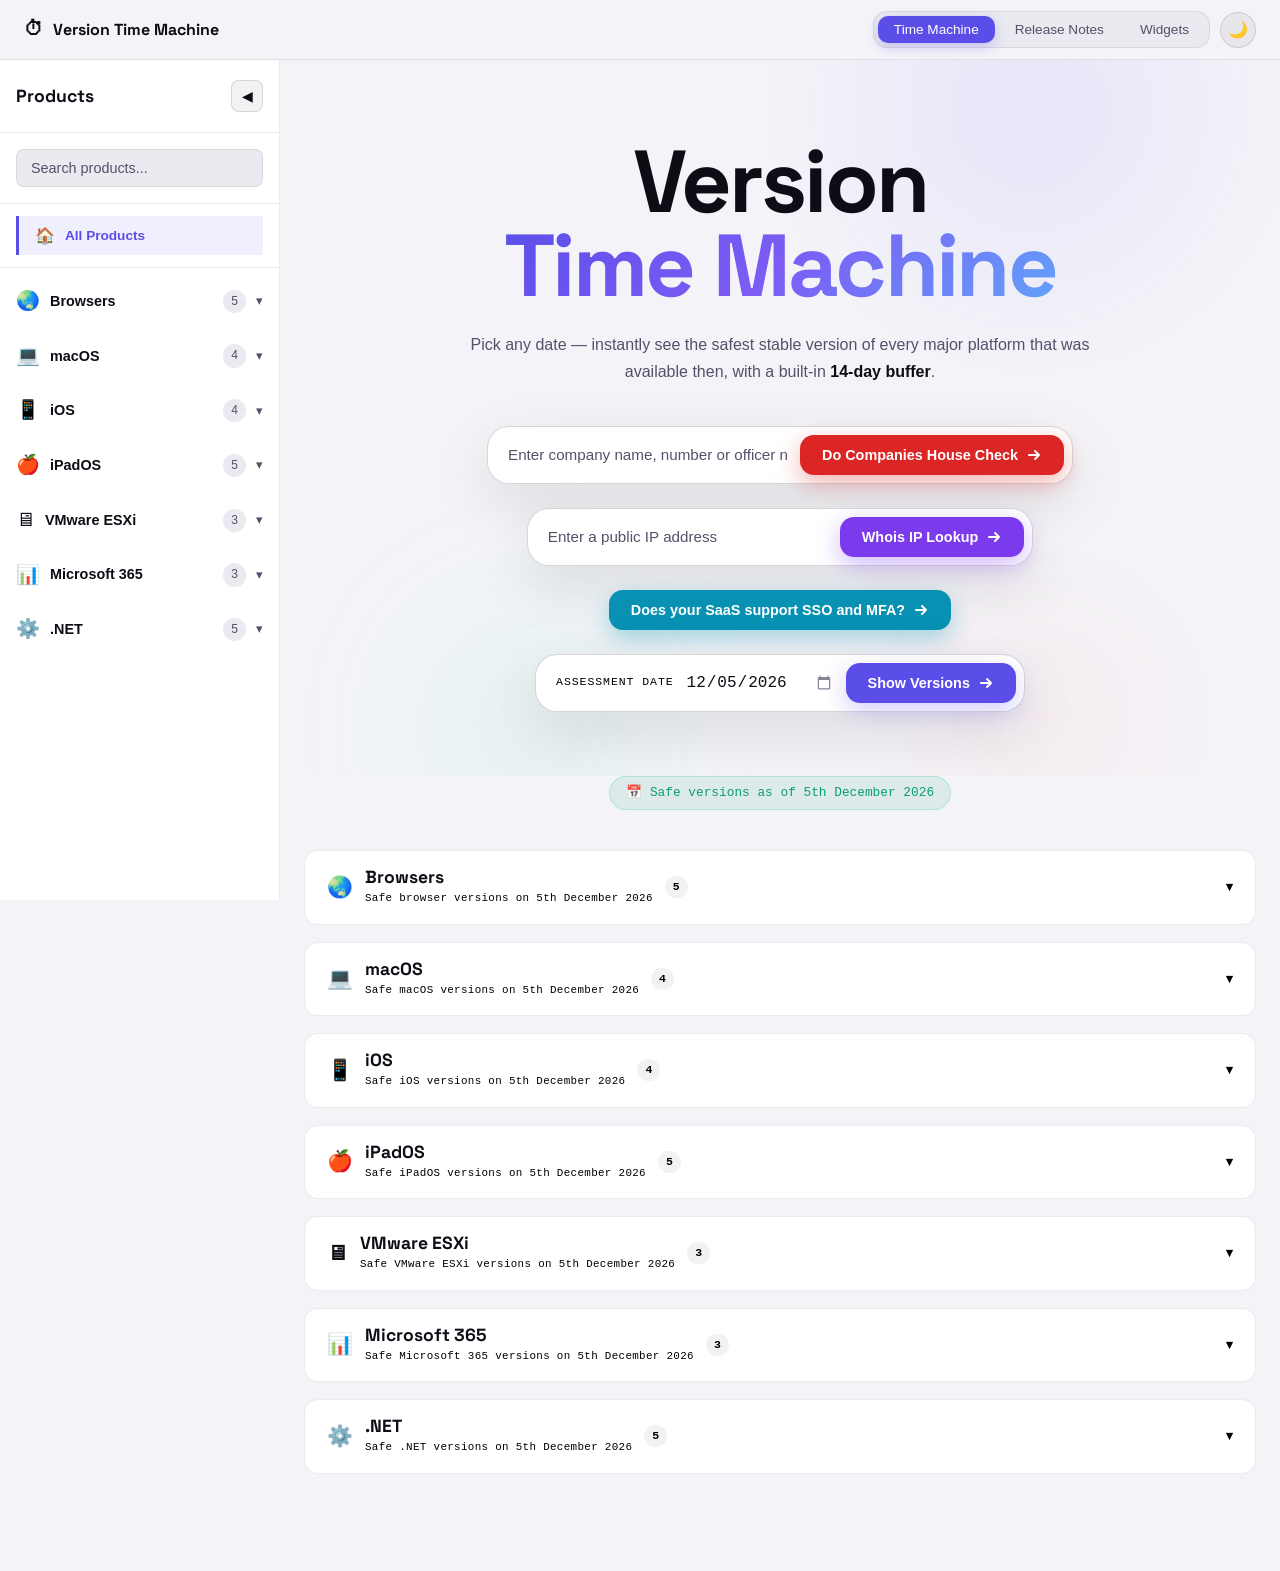
<file: index.html>
<!DOCTYPE html>
<html lang="en">
<head>
    <meta charset="UTF-8">
    <meta name="viewport" content="width=device-width, initial-scale=1.0">
    <title>Version Time Machine</title>
    <link rel="preconnect" href="https://fonts.googleapis.com">
    <link rel="preconnect" href="https://fonts.gstatic.com" crossorigin>
    <link href="https://fonts.googleapis.com/css2?family=Space+Grotesk:wght@300;400;500;600;700&display=swap" rel="stylesheet">
    <link rel="stylesheet" href="styles.css">
</head>
<body>

<nav id="nav">
    <div class="nav-inner">
        <div class="nav-logo" onclick="window.location.href = 'index.html'">
            <span class="logo-icon">⏱</span>
            <span>Version Time Machine</span>
        </div>
        <div class="nav-right">
            <div class="nav-tabs" id="navTabs">
                <button class="nav-tab active" data-view="home">Time Machine</button>
                <button class="nav-tab" data-view="links">Release Notes</button>
                <button class="nav-tab" data-view="widgets">Widgets</button>
            </div>
            <button class="theme-toggle" id="themeToggle" aria-label="Toggle light/dark mode" title="Toggle theme">
                ☀️
            </button>
        </div>
    </div>
</nav>

<!-- SIDEBAR -->
<aside id="sidebar" class="sidebar">
    <div class="sidebar-inner">
        <div class="sidebar-header">
            <h3 class="sidebar-title">Products</h3>
            <button class="sidebar-toggle" id="sidebarToggle" aria-label="Toggle sidebar">
                ◀
            </button>
        </div>
        
        <div class="sidebar-search">
            <input type="text" id="sidebarSearch" placeholder="Search products..." oninput="filterSidebar(this.value)">
        </div>
        
        <div class="sidebar-all-products">
            <button class="product-item product-item--all active" onclick="selectProduct(null)">
                <span class="product-icon">🏠</span>
                <span class="product-name">All Products</span>
            </button>
        </div>
        
        <div id="sidebarCategories" class="sidebar-categories"></div>
    </div>
</aside>

<!-- Floating button to reopen sidebar when collapsed -->
<button class="sidebar-reopen-btn" id="sidebarReopenBtn" aria-label="Show products sidebar">
    <span>▶</span>
    <span class="sidebar-reopen-text">Products</span>
</button>

<div id="view-home" class="view active">
    <section class="hero">
        <div class="hero-bg">
            <div class="orb orb1"></div>
            <div class="orb orb2"></div>
            <div class="orb orb3"></div>
        </div>
        <div class="hero-content">
            <h1 class="hero-title">Version<br><em>Time Machine</em></h1>
            <p class="hero-sub">Pick any date — instantly see the safest stable version of every major platform that was available then, with a built-in <strong>14-day buffer</strong>.</p>
            <div class="ch-check-wrap">
                <div class="ch-check-inner">
                    <input type="text" id="chSearchInput" placeholder="Enter company name, number or officer name">
                    <button class="btn-primary btn-ch" onclick="doCompaniesHouseCheck()">
                        <span>Do Companies House Check</span>
                        <svg width="16" height="16" viewBox="0 0 16 16" fill="none"><path d="M3 8h10M9 4l4 4-4 4" stroke="currentColor" stroke-width="2" stroke-linecap="round" stroke-linejoin="round"/></svg>
                    </button>
                </div>
                <p id="chError" class="ch-error" style="display:none;">Field empty.</p>
            </div>
            <div class="ch-check-wrap">
                <div class="ch-check-inner">
                    <input type="text" id="whoisIpInput" placeholder="Enter a public IP address">
                    <button class="btn-primary btn-whois" onclick="doWhoisIpLookup()">
                        <span>Whois IP Lookup</span>
                        <svg width="16" height="16" viewBox="0 0 16 16" fill="none"><path d="M3 8h10M9 4l4 4-4 4" stroke="currentColor" stroke-width="2" stroke-linecap="round" stroke-linejoin="round"/></svg>
                    </button>
                </div>
                <p id="whoisIpError" class="ch-error" style="display:none;">Please enter a valid public IP address.</p>
            </div>
            <div class="saas-check-wrap">
                <button class="btn-primary btn-saas" onclick="window.open('https://authcheck.wearekeep.co.uk/compliance', '_blank')">
                    <span>Does your SaaS support SSO and MFA?</span>
                    <svg width="16" height="16" viewBox="0 0 16 16" fill="none"><path d="M3 8h10M9 4l4 4-4 4" stroke="currentColor" stroke-width="2" stroke-linecap="round" stroke-linejoin="round"/></svg>
                </button>
            </div>
            <div class="ch-check-wrap">
                <div class="date-picker-inner">
                    <label for="dateInput">Assessment date</label>
                    <input type="date" id="dateInput" max="2027-01-01">
                    <button class="btn-primary" onclick="checkVersions()">
                        <span>Show Versions</span>
                        <svg width="16" height="16" viewBox="0 0 16 16" fill="none"><path d="M3 8h10M9 4l4 4-4 4" stroke="currentColor" stroke-width="2" stroke-linecap="round" stroke-linejoin="round"/></svg>
                    </button>
                </div>
            </div>
        </div>
    </section>

    <div id="results" class="results-container"></div>
</div>

<div id="view-links" class="view">
    <div class="links-view-inner">
        <div class="links-hero">
            <h2>Release Notes & EOL Sources</h2>
            <p>Official vendor documentation for all supported platforms</p>
            <div class="links-filter-row">
                <input type="text" id="linkSearch" placeholder="Filter vendors…" oninput="filterLinks(this.value)">
            </div>
        </div>

        <div id="linkCategories" class="link-categories">

            <div class="link-category" data-category="browsers">
                <div class="lcat-header" onclick="toggleSection(this)">
                    <span class="lcat-icon">🌐</span>
                    <span>Browsers</span>
                    <span class="lcat-chevron">▾</span>
                </div>
                <div class="lcat-body">
                    <div class="vendor-card">
                        <h4>Chrome</h4>
                        <a href="https://developer.chrome.com/release-notes" target="_blank" class="link-pill">Release Notes</a>
                    </div>
                    <div class="vendor-card">
                        <h4>Microsoft Edge</h4>
                        <a href="https://learn.microsoft.com/en-us/deployedge/microsoft-edge-release-schedule" target="_blank" class="link-pill">Release Schedule</a>
                    </div>
                    <div class="vendor-card">
                        <h4>Firefox</h4>
                        <a href="https://www.mozilla.org/en-US/firefox/releases/" target="_blank" class="link-pill">Release Notes</a>
                    </div>
                    <div class="vendor-card">
                        <h4>Safari</h4>
                        <a href="https://developer.apple.com/documentation/safari-release-notes" target="_blank" class="link-pill">Release Notes</a>
                    </div>
                    <div class="vendor-card">
                        <h4>Thunderbird</h4>
                        <a href="https://www.thunderbird.net/en-US/thunderbird/releases/" target="_blank" class="link-pill">Release Notes</a>
                    </div>
                    <div class="vendor-card">
                        <h4>Opera</h4>
                        <a href="https://blogs.opera.com/desktop/?s=stable" target="_blank" class="link-pill">Opera Stable Release Notes</a>
                    </div>
                    <div class="vendor-card">
                        <h4>Brave</h4>
                        <a href="https://brave.com/latest/" target="_blank" class="link-pill">Release Notes</a>
                    </div>
                </div>
            </div>

            <div class="link-category" data-category="operating-systems">
                <div class="lcat-header" onclick="toggleSection(this)">
                    <span class="lcat-icon">💻</span>
                    <span>Operating Systems</span>
                    <span class="lcat-chevron">▾</span>
                </div>
                <div class="lcat-body">
                    <div class="vendor-card">
                        <h4>Windows 10</h4>
                        <a href="https://learn.microsoft.com/en-gb/lifecycle/products/windows-10-home-and-pro" target="_blank" class="link-pill">Home & Pro Lifecycle</a>
                        <a href="https://learn.microsoft.com/en-gb/lifecycle/products/windows-10-enterprise-and-education" target="_blank" class="link-pill">Enterprise Lifecycle</a>
                        <a href="https://learn.microsoft.com/en-gb/windows/whats-new/extended-security-updates" target="_blank" class="link-pill">Extended Security Updates</a>
                        <a href="https://learn.microsoft.com/en-us/windows/release-health/status-windows-10-21h2" target="_blank" class="link-pill">Windows 10 Enterprise LTSC 2021</a>
                    </div>
                    <div class="vendor-card">
                        <h4>Windows 11</h4>
                        <a href="https://learn.microsoft.com/en-us/windows/release-health/windows11-release-information" target="_blank" class="link-pill">Release Information</a>
                    </div>
                    <div class="vendor-card">
                        <h4>Windows Server</h4>
                        <a href="https://learn.microsoft.com/en-us/windows/release-health/windows-server-release-info" target="_blank" class="link-pill">Windows ServerRelease Information</a>
                        <a href="https://learn.microsoft.com/en-us/lifecycle/products/windows-server-2016" target="_blank" class="link-pill">Server 2016 Lifecycle</a>
                        <a href="https://learn.microsoft.com/en-us/lifecycle/products/windows-server-2019" target="_blank" class="link-pill">Server 2019 Lifecycle</a>
                        <a href="https://learn.microsoft.com/en-us/windows-server/get-started/extended-security-updates-overview" target="_blank" class="link-pill">ESU Overview</a>
                    </div>
                    <div class="vendor-card">
                        <h4>macOS</h4>
                        <a href="https://en.wikipedia.org/wiki/MacOS_Tahoe#Release_history" target="_blank" class="link-pill">Tahoe Version History</a>
                        <a href="https://en.wikipedia.org/wiki/MacOS_Sequoia#Release_history" target="_blank" class="link-pill">Sequoia Version History</a>
                        <a href="https://en.wikipedia.org/wiki/MacOS_Sonoma#Release_history" target="_blank" class="link-pill">Sonoma Version History</a>
                        <a href="https://en.wikipedia.org/wiki/MacOS_Ventura#Release_history" target="_blank" class="link-pill">Ventura Version History</a>
                        <a href="https://support.apple.com/en-us/122867" target="_blank" class="link-pill">Tahoe Compatibility</a>
                        <a href="https://support.apple.com/en-gb/120282" target="_blank" class="link-pill">Sequoia Compatibility</a>
                        <a href="https://support.apple.com/en-gb/105113" target="_blank" class="link-pill">Sonoma Compatibility</a>
                        
                    </div>
                    <div class="vendor-card">
                        <h4>iOS</h4>
                        <a href="https://en.wikipedia.org/wiki/IOS_26#Version_history" target="_blank" class="link-pill">iOS 26 Version History</a>
                        <a href="https://en.wikipedia.org/wiki/IOS_18#Version_history" target="_blank" class="link-pill">iOS 18 Version History</a>
                        <a href="https://en.wikipedia.org/wiki/IOS_16#Version_history" target="_blank" class="link-pill">iOS 16 Version History</a>
                        <a href="https://developer.apple.com/documentation/ios-ipados-release-notes" target="_blank" class="link-pill">iOS and iPadOS Security Updates</a>
                    </div>
                    <div class="vendor-card">
                        <h4>iPadOS</h4>
                        <a href="https://developer.apple.com/documentation/ios-ipados-release-notes" target="_blank" class="link-pill">iOS and iPadOS Security Updates</a>
                        <a href="https://en.wikipedia.org/wiki/IPadOS_26#Version_history" target="_blank" class="link-pill">iPadOS 26 Version History</a>
                        <a href="https://en.wikipedia.org/wiki/IPadOS_18#Version_history" target="_blank" class="link-pill">iPadOS 18 Version History</a>
                        <a href="https://en.wikipedia.org/wiki/IPadOS_17#Version_history" target="_blank" class="link-pill">iPadOS 17 Version History</a>
                        <a href="https://support.apple.com/en-gb/guide/ipad/ipad213a25b2/ipados" target="_blank" class="link-pill">iPadOS 26 Compatibility</a>
                        <a href="https://support.apple.com/en-gb/guide/iphone/iphe3fa5df43/18.0/ios/18.0" target="_blank" class="link-pill">iPadOS 18 Compatibility</a>
                        
                    </div>
                    <div class="vendor-card">
                        <h4>Android</h4>
                        <a href="https://source.android.com/docs/security/bulletin" target="_blank" class="link-pill">Android Security and Update Bulletins</a>
                    </div>
                    <div class="vendor-card">
                        <h4>Ubuntu</h4>
                        <a href="https://ubuntu.com/about/release-cycle" target="_blank" class="link-pill">Ubuntu Release Cycle</a>
                        <a href="https://ubuntu.com/aws/pro" target="_blank" class="link-pill">Ubuntu Pro for AWS</a>
                        <a href="https://ubuntu.com/azure/pro" target="_blank" class="link-pill">Ubuntu Pro for Azure</a>
                        <a href="https://ubuntu.com/gcp/pro" target="_blank" class="link-pill">Ubuntu Pro for GCP</a>
                    </div>
                    <div class="vendor-card">
                        <h4>ChromeOS</h4>
                        <a href="https://support.google.com/chrome/a/answer/10314655" target="_blank" class="link-pill">Updates & Support</a>
                    </div>
                    <div class="vendor-card">
                        <h4>CentOS</h4>
                        <a href="https://www.centos.org/centos10/" target="_blank" class="link-pill">CentOS Stream 10 Release Notes</a>
                    </div>
                    <div class="vendor-card">
                        <h4>Amazon Fire OS</h4>
                        <a href="https://developer.amazon.com/docs/fire-tv/fire-os-overview.html" target="_blank" class="link-pill">Fire OS Versions</a>
                    </div>
                </div>
            </div>

            <div class="link-category" data-category="operating-systems">
                <div class="lcat-header" onclick="toggleSection(this)">
                    <span class="lcat-icon">💻</span>
                    <span>Hypervisors</span>
                    <span class="lcat-chevron">▾</span>
                </div>
                <div class="lcat-body">
                    <div class="vendor-card">
                        <h4>Microsoft Hyper-V Server</h4>
                        <a href="https://docs.microsoft.com/en-gb/lifecycle/products/?terms=hyper" target="_blank" class="link-pill">Microsoft Hyper-V Lifecycle</a>
                        <a href="https://docs.microsoft.com/en-us/windows-server/virtualization/hyper-v/supported-windows-guest-operating-systems-for-hyper-v-on-windows" target="_blank" class="link-pill">Supported Windows guest operating systems for Hyper-V on Windows Server</a>
                    </div>
                    <div class="vendor-card">
                        <h4>VirtualBox</h4>
                        <a href="https://www.virtualbox.org/wiki/Changelog" target="_blank" class="link-pill">VirtualBox Changelog</a>
                        <a href="https://www.virtualbox.org/wiki/Downloads" target="_blank" class="link-pill">VirtualBox Downloads</a>
                        <a href="https://www.virtualbox.org/wiki/Download_Old_Builds" target="_blank" class="link-pill">VirtualBox Old Builds EOL</a>
                        <a href="https://www.virtualbox.org/manual/UserManual.html#guestossupport" target="_blank" class="link-pill">VirtualBox Supported Guest OS</a>
                        <a href="https://www.virtualbox.org/manual/UserManual.html#hostossupport" target="_blank" class="link-pill">VirtualBox Supported Host OS</a>
                    </div>
                    <div class="vendor-card">
                        <h4>ESXI</h4>
                        <a href="https://www.virten.net/vmware/esxi-release-build-number-history/" target="_blank" class="link-pill">ESXI Release History</a>
                    </div>
                    <div class="vendor-card">
                        <h4>Xen Project Hypervisor</h4>
                        <a href="https://wiki.xenproject.org/wiki/Category:Release_Notes" target="_blank" class="link-pill">Xen Project Release Notes</a>
                        <a href="https://xenbits.xen.org/docs/unstable/support-matrix.html" target="_blank" class="link-pill">Xen Version Support Matrix</a>
                        <a href="https://xenbits.xen.org/gitweb/?p=xen.git;a=tags" target="_blank" class="link-pill">Xen Patch Release Notes</a>
                    </div>
                    <div class="vendor-card">
                        <h4>Proxmox Hypervisor</h4>
                        <a href="https://pve.proxmox.com/wiki/Roadmap" target="_blank" class="link-pill">Proxmox Roadmap</a>
                        <a href="https://www.proxmox.com/" target="_blank" class="link-pill">Proxmox Home Page</a>
                        <a href="https://forum.proxmox.com/forums/announcements.7/" target="_blank" class="link-pill">Proxmox Release Announcements</a>
                        <a href="https://pve.proxmox.com/wiki/Main_Page" target="_blank" class="link-pill">Proxmox Wiki</a>
                        <a href="https://forum.proxmox.com/threads/proxmox-ve-support-lifecycle.35755/" target="_blank" class="link-pill">Proxmox VE – Support Lifecycle</a>
                    </div>
                </div>
            </div>

            <div class="link-category" data-category="aws">
                <div class="lcat-header" onclick="toggleSection(this)">
                    <span class="lcat-icon">📦</span>
                    <span>Knowledge Hub IASME Cyber Essentials</span>
                    <span class="lcat-chevron">▾</span>
                </div>
                <div class="lcat-body">
                    <div class="vendor-card">
                        <h4>Knowledge Hub - Not Compliant with CE</h4>
                        <a href="https://ce-knowledge-hub.iasme.co.uk/space/CEKH/2576842966/Security+Update+Management+:+FAQ" target="_blank" class="link-pill">Beta / Preview Versions not compliant</a>
                        <a href="https://ce-knowledge-hub.iasme.co.uk/space/CEKH/2576842897/Secure+Configuration+-+FAQ" target="_blank" class="link-pill">Kali Linux not compliant</a>
                        <a href="https://ce-knowledge-hub.iasme.co.uk/space/CEKH/2644607074/Firewalls+:+FAQ" target="_blank" class="link-pill">Commercial VPN's are not compliant</a>
                        <a href="https://ce-knowledge-hub.iasme.co.uk/space/CEKH/2576842897/Secure+Configuration+-+FAQ" target="_blank" class="link-pill">Trusted IP or conditional access by IP is not compliant</a>
                        <a href="https://ce-knowledge-hub.iasme.co.uk/space/CEKH/2660663323/User+Access+-+Just+Enough+or+Just+in+Time%3F" target="_blank" class="link-pill">JIT / Just in time is not compliant</a>
                    </div>
                    <div class="vendor-card">
                        <h4>Knowledge Hub - Scoping</h4>
                        <a href="https://ce-knowledge-hub.iasme.co.uk/space/CEKH/4185489519/Entities+sharing+a+Cyber+Essentials+Certification" target="_blank" class="link-pill">Entities sharing a Cyber Essentials Certification</a>
                        <a href="https://ce-knowledge-hub.iasme.co.uk/space/CEKH/2751561800/The+Cyber+Essentials+guide+to+working+with+contractors" target="_blank" class="link-pill">Working with Contractors</a>
                        <a href="https://ce-knowledge-hub.iasme.co.uk/space/CEKH/2708766742/Subset+Scoping+Guidance" target="_blank" class="link-pill">Network Segregation / Subset / Legacy Network Isolated</a>
                        <a href="https://ce-knowledge-hub.iasme.co.uk/space/CEKH/2644607074/Firewalls+:+FAQ" target="_blank" class="link-pill">Home Routers are not in scope</a>
                        <a href="https://ce-knowledge-hub.iasme.co.uk/space/CEKH/2651652226/Guidance+to+BYOD" target="_blank" class="link-pill">BYOD Guidance</a>
                    </div>
                    <div class="vendor-card">
                        <h4>Knowledge Hub - IASME</h4>
                        <a href="https://iasme.co.uk/cyber-essentials/terms-and-conditions/" target="_blank" class="link-pill">Terms and Conditions</a>
                    </div>
                    <div class="vendor-card">
                        <h4>Knowledge Hub - Blockmark</h4>
                        <a href="https://iasme.co.uk/articles/blockmark-registry-certificates-a-users-guide/" target="_blank" class="link-pill">BlockMark Registry Certificates</a>
                    </div>
                    <div class="vendor-card">
                        <h4>Knowledge Hub - Cloud Service MFA Directory</h4>
                        <a href="https://ce-knowledge-hub.iasme.co.uk/space/CEKH/4189913427/Cloud+Service+MFA+A-C" target="_blank" class="link-pill">Cloud Services A-C</a>
                        <a href="https://ce-knowledge-hub.iasme.co.uk/space/CEKH/4189356470/Cloud+Service+MFA+D-L" target="_blank" class="link-pill">Cloud Services D-L</a>
                        <a href="https://ce-knowledge-hub.iasme.co.uk/space/CEKH/4190142614/Cloud+Service+MFA+M-R" target="_blank" class="link-pill">Cloud Services M-R</a> 
                        <a href="https://ce-knowledge-hub.iasme.co.uk/space/CEKH/4190142621/Cloud+Service+MFA+S-Z" target="_blank" class="link-pill">Cloud Services S-Z</a> 
                    </div>
                </div>
            </div>

            <div class="link-category" data-category="business-av">
                <div class="lcat-header" onclick="toggleSection(this)">
                    <span class="lcat-icon">🛡</span>
                    <span>Business Antivirus</span>
                    <span class="lcat-chevron">▾</span>
                </div>
                <div class="lcat-body">
                    <div class="vendor-card">
                        <h4>CleanMyMac</h4>
                        <a href="https://macpaw.com/cleanmymac/whats-new" target="_blank" class="link-pill">What's New</a>
                    </div>
                    <div class="vendor-card">
                        <h4>Webroot</h4>
                        <a href="https://www.webroot.com/us/en/support/release-notes" target="_blank" class="link-pill">Release Notes</a>
                    </div>
                    <div class="vendor-card">
                        <h4>Datto AV</h4>
                        <a href="https://edr.datto.com/help/Content/10-release-notes/release-notes-edr.htm" target="_blank" class="link-pill">Datto EDR & AV Release Notes</a>
                        <a href="https://continuity.datto.com/help/Content/kb/siris-alto-nas/KB370000003534.htm" target="_blank" class="link-pill">Datto Windows Agent (DWA) Release Notes</a>
                        <a href="https://continuity.datto.com/help/Content/kb/siris-alto-nas/KB360015138952.htm" target="_blank" class="link-pill">Datto Linux Agent (DLA) Release Notes</a>
                        <a href="https://continuity.datto.com/help/Content/kb/siris-alto-nas/KB200553575.html" target="_blank" class="link-pill">Datto BC & DR IRIS Release Notes</a>
                    </div>
                    <div class="vendor-card">
                        <h4>Bitdefender</h4>
                        <a href="https://www.bitdefender.com/business/support/en/77212-48453-release-notes.html" target="_blank" class="link-pill">Business Release Notes</a>
                    </div>
                    <div class="vendor-card">
                        <h4>McAfee</h4>
                        <a href="https://www.mcafee.com/support/s/article/000002208?language=en_US" target="_blank" class="link-pill">Release Notes</a>
                    </div>
                    <div class="vendor-card">
                        <h4>Sophos Intercept X</h4>
                        <a href="https://docs.sophos.com/releasenotes/index.html?productGroupID=esg&productID=sesc_interceptx&versionID=allVersions" target="_blank" class="link-pill">Release Notes</a>
                    </div>
                    <div class="vendor-card">
                        <h4>ESET Antivirus</h4>
                        <a href="https://help.eset.com/latestVersions/" target="_blank" class="link-pill">Latest Versions</a>
                    </div>
                    <div class="vendor-card">
                        <h4>Malwarebytes</h4>
                        <a href="https://support.malwarebytes.com/hc/en-us/sections/360005863113-Release-History-News" target="_blank" class="link-pill">Release History</a>
                        <a href="https://support.malwarebytes.com/hc/en-us/articles/39106724135315-Desktop-Security-for-Windows-5-2-8-173-Release-Notes" target="_blank" class="link-pill">Windows Notes</a>
                    </div>
                    <div class="vendor-card">
                        <h4>ClamAV</h4>
                        <a href="https://docs.clamav.net/faq/faq-eol.html" target="_blank" class="link-pill">EOL Information</a>
                    </div>
                    <div class="vendor-card">
                        <h4>AVG</h4>
                        <a href="https://www.avg.com/en-gb/installation-files#pc" target="_blank" class="link-pill">Installation Files</a>
                    </div>
                    <div class="vendor-card">
                        <h4>Panda Antivirus</h4>
                        <a href="https://documents.managedprotection.pandasecurity.com/PAD360/ReleaseNotes/v77100/Customers/en-us/ReleaseNotesV2.html" target="_blank" class="link-pill">Release Notes</a>
                    </div>
                </div>
            </div>

            <div class="link-category" data-category="firewalls">
                <div class="lcat-header" onclick="toggleSection(this)">
                    <span class="lcat-icon">🔥</span>
                    <span>Firewalls / Routers</span>
                    <span class="lcat-chevron">▾</span>
                </div>
                <div class="lcat-body">
                    <div class="vendor-card">
                        <h4>Virgin Media Hub</h4>
                        <a href="https://www.virginmedia.com/broadband/existing-customer-deals/hub" target="_blank" class="link-pill">Virgin Media Hub Support</a>
                    </div>
                    <div class="vendor-card">
                        <h4>Barracuda</h4>
                        <a href="https://campus.barracuda.com/product/cloudgenfirewall/doc/71860841/barracuda-nextgen-and-cloudgen-firewall-appliances-eos-eol-definitions" target="_blank" class="link-pill">EOS/EOL Definitions</a>
                    </div>
                    <div class="vendor-card">
                        <h4>Sky</h4>
                        <a href="https://www.sky.com/help/articles/automatic-software-updates-for-sky-routers" target="_blank" class="link-pill">Sky Hub Latest Software Versions</a>
                    </div>
                    <div class="vendor-card">
                        <h4>pfSense</h4>
                        <a href="https://docs.netgate.com/pfsense/en/latest/releases/versions.html" target="_blank" class="link-pill">Release Notes</a>
                    </div>
                    <div class="vendor-card">
                        <h4>Unifi / Ubiquiti</h4>
                        <a href="https://help.ui.com/hc/en-us/articles/1500001268521-Ubiquiti-s-Vintage-and-Legacy-Products" target="_blank" class="link-pill">Vintage & Legacy</a>
                        <a href="https://www.clouduni.fi/blog/cloudkey-gen1-officially-end-of-life" target="_blank" class="link-pill">CloudKey Gen1 EOL</a>
                        <a href="https://ui.com/download/software/" target="_blank" class="link-pill">UniFi Firmware</a>
                    </div>
                    <div class="vendor-card">
                        <h4>Synology</h4>
                        <a href="https://www.synology.com/en-uk/releaseNote/DSM?model=DS1817%2B" target="_blank" class="link-pill">DSM Release Notes</a>
                        <a href="https://www.synology.com/en-au/products/status?model=RS4021xs%2B" target="_blank" class="link-pill">Search Product Support</a>
                    </div>
                    <div class="vendor-card">
                        <h4>DrayTek</h4>
                        <a href="https://www.draytek.com/support/product-lifecycle/" target="_blank" class="link-pill">Product Lifecycle</a>
                        <a href="https://www.draytek.co.uk/information/eol-product-equivalents" target="_blank" class="link-pill">EOL Equivalents</a>
                    </div>
                    <div class="vendor-card">
                        <h4>FortiGate</h4>
                        <a href="https://docs.fortinet.com/document/fortigate/7.6.2/fortios-release-notes/760203/introduction-and-supported-models" target="_blank" class="link-pill">FortiOS Release Notes</a>
                    </div>
                    <div class="vendor-card">
                        <h4>WatchGuard</h4>
                        <a href="https://www.watchguard.com/wgrd-trust-center/end-of-life-policy" target="_blank" class="link-pill">EOL Policy</a>
                    </div>
                    <div class="vendor-card">
                        <h4>Meraki</h4>
                        <a href="https://documentation.meraki.com/General_Administration/Other_Topics/Meraki_End-of-Life_(EOL)_Products_and_Dates" target="_blank" class="link-pill">EOL Products & Dates</a>
                    </div>
                    <div class="vendor-card">
                        <h4>Juniper</h4>
                        <a href="https://support.juniper.net/support/eol/" target="_blank" class="link-pill">EOL Information</a>
                    </div>
                    <div class="vendor-card">
                        <h4>Cisco ASA</h4>
                        <a href="https://www.cisco.com/c/en/us/products/security/asa-5500-series-next-generation-firewalls/eos-eol-notice-listing.html" target="_blank" class="link-pill">ASA EOL Notices</a>
                    </div>
                    <div class="vendor-card">
                        <h4>BT Hub</h4>
                        <a href="https://www.bt.com/help/broadband/learn-about-broadband/different-types-of-bt-hub" target="_blank" class="link-pill">Hub Types</a>
                        <a href="https://img01.products.bt.co.uk/content/dam/bt/storefront/pdfs/terms/bt-product-support-may-2024-issue-3.pdf" target="_blank" class="link-pill">Product Support PDF</a>
                    </div>
                    <div class="vendor-card">
                        <h4>Palo Alto</h4>
                        <a href="https://www.paloaltonetworks.com/services/support/end-of-life-announcements/hardware-end-of-life-dates" target="_blank" class="link-pill">Hardware EOL Dates</a>
                    </div>
                    <div class="vendor-card">
                        <h4>ASUS</h4>
                        <a href="https://www.asus.com/event/network/eol-product/" target="_blank" class="link-pill">EOL Products</a>
                    </div>
                    <div class="vendor-card">
                        <h4>TP-Link</h4>
                        <a href="https://www.tp-link.com/fi/support/faq/3562/" target="_blank" class="link-pill">EOL Information</a>
                    </div>
                    <div class="vendor-card">
                        <h4>Datto Networking</h4>
                        <a href="https://networkinghelp.datto.com/help/Content/kb/Networking/General%20Information/KB370000000038.htm" target="_blank" class="link-pill">Product Lifecycle</a>
                    </div>
                    <div class="vendor-card">
                        <h4>Sophos</h4>
                        <a href="https://support.sophos.com/support/s/article/KBA-000003353?language=en_US" target="_blank" class="link-pill">EOL Information</a>
                    </div>
                    <div class="vendor-card">
                        <h4>MikroTik</h4>
                        <a href="https://www.cloudrouterswitches.com/Mikrotik-EOL.asp" target="_blank" class="link-pill">EOL List</a>
                    </div>
                    <div class="vendor-card">
                        <h4>ZyXEL</h4>
                        <a href="https://webservice.zyxel.com/end-of-life" target="_blank" class="link-pill">EOL Information</a>
                    </div>
                    <div class="vendor-card">
                        <h4>SonicWall</h4>
                        <a href="https://www.sonicwall.com/support/product-lifecycle-tables/TZ-Series/Hardware" target="_blank" class="link-pill">TZ Series Lifecycle</a>
                    </div>
                    <div class="vendor-card">
                        <h4>Netgate</h4>
                        <a href="https://www.netgate.com/support/product-lifecycle" target="_blank" class="link-pill">Product Lifecycle</a>
                    </div>
                    <div class="vendor-card">
                        <h4>VeloCloud</h4>
                        <a href="https://knowledge.broadcom.com/external/article/312383/product-lifecycle-updates-velocloud-edge.html" target="_blank" class="link-pill">Lifecycle Updates</a>
                    </div>
                </div>
            </div>

            <div class="link-category" data-category="aws">
                <div class="lcat-header" onclick="toggleSection(this)">
                    <span class="lcat-icon">☁️</span>
                    <span>Linux</span>
                    <span class="lcat-chevron">▾</span>
                </div>
                <div class="lcat-body">
                    <div class="vendor-card">
                        <h4>Amazon Linux</h4>
                        <a href="https://aws.amazon.com/linux/amazon-linux-2022" target="_blank" class="link-pill">Amazon Linux 2023 Overview</a>
                        <a href="https://docs.aws.amazon.com/linux/al2022/ug/release-cadence.html" target="_blank" class="link-pill">Amazon Linux Release Cadence</a>
                        <a href="https://aws.amazon.com/amazon-linux-2" target="_blank" class="link-pill">Amazon Linux 2 Overview</a>
                        <a href="https://aws.amazon.com/amazon-linux-2/faqs/" target="_blank" class="link-pill">Amazon Linux 2 FAQs</a>
                        <a href="https://aws.amazon.com/amazon-linux-ami/" target="_blank" class="link-pill">Amazon Linux 1 Overview</a>
                    </div>
                    <div class="vendor-card">
                        <h4>Debian Linux</h4>
                        <a href="https://wiki.debian.org/DebianReleases" target="_blank" class="link-pill">Debian Releases</a>
                        <a href="https://www.debian.org/lts/security/" target="_blank" class="link-pill">Debian LTS Security</a>
                        <a href="https://wiki.debian.org/LTS/Using" target="_blank" class="link-pill">Using Debian LTS</a>
                    </div>
                    <div class="vendor-card">
                        <h4>Fedora</h4>
                        <a href="https://fedoraproject.org/wiki/Fedora_Release_Life_Cycle" target="_blank" class="link-pill">Fedora LifeCycle</a>
                        <a href="https://www.fedoraproject.org/coreos/download?stream=stable" target="_blank" class="link-pill">Fedora CoreOS</a>
                        <a href="https://fedorapeople.org/groups/schedule/" target="_blank" class="link-pill">Fedora Schedule</a>
                        <a href="https://fedoraproject.org/wiki/End_of_life" target="_blank" class="link-pill">Fedora Unsupported Release</a>
                    </div>
                    <div class="vendor-card">
                        <h4>FreeBSD</h4>
                        <a href="https://www.freebsd.org/security/#sup" target="_blank" class="link-pill">FreeBSD Security Information</a>
                    </div>
                    <div class="vendor-card">
                        <h4>Linux Mint</h4>
                        <a href="https://linuxmint.com/download_all.php" target="_blank" class="link-pill">Linux Mint Releases</a>
                    </div>
                    <div class="vendor-card">
                        <h4>NetBSD</h4>
                        <a href="https://www.netbsd.org/releases/formal.html" target="_blank" class="link-pill">NetBSD Formal Releases</a>
                    </div>
                    <div class="vendor-card">
                        <h4>openSUSE</h4>
                        <a href="https://en.opensuse.org/Lifetime" target="_blank" class="link-pill">Lifetime - openSUSE Wiki</a>
                        <a href="https://en.opensuse.org/openSUSE:Roadmap" target="_blank" class="link-pill">openSUSE:Roadmap - openSUSE Wiki</a>
                    </div>
                    <div class="vendor-card">
                        <h4>Oracle Linux</h4>
                        <a href="https://www.oracle.com/a/ocom/docs/elsp-lifetime-069338.pdf" target="_blank" class="link-pill">Oracle Linux OS EOL</a>
                        <a href="https://yum.oracle.com/oracle-linux-isos.html" target="_blank" class="link-pill">Oracle Linux OS Release</a>
                    </div>
                    <div class="vendor-card">
                        <h4>Red Hat Linux</h4>
                        <a href="https://access.redhat.com/support/policy/updates/errata#Life_Cycle_Dates" target="_blank" class="link-pill">Red Hat Enterprise Linux Release Information</a>
                        <a href="https://access.redhat.com/articles/3078#RHEL8" target="_blank" class="link-pill">Red Hat Enterprise Linux Minor Version Release</a>
                        <a href="https://access.redhat.com/support/policy/updates/errata" target="_blank" class="link-pill">Red Hat Enterprise Linux Update Errata</a>
                    </div>
                    <div class="vendor-card">
                        <h4>SolarisOS</h4>
                        <a href="https://www.oracle.com/us/support/library/lifetime-support-hardware-301321.pdf" target="_blank" class="link-pill">Oracle Support Lifecycle and OS Releases</a>
                        <a href="https://www.oracle.com/solaris/technologies/solaris-10-containers-faqs.html" target="_blank" class="link-pill">Solaris 10 Containers FAQ</a>
                    </div>
                    <div class="vendor-card">
                        <h4>Ubuntu Flavours</h4>
                        <a href="https://ubuntu.com/download/flavours" target="_blank" class="link-pill">Ubuntu Recognised Flavours</a>
                        <a href="https://kubuntu.org/getkubuntu" target="_blank" class="link-pill">Kubuntu Supported Versions</a>
                        <a href="https://lubuntu.me/downloads/" target="_blank" class="link-pill">Lubuntu Supported Versions</a>
                        <a href="https://ubuntubudgie.org/downloads/" target="_blank" class="link-pill">Ubuntu Budgie Releases</a>
                        <a href="https://www.ubuntukylin.com/downloads/" target="_blank" class="link-pill">Ubuntu Kylin Releases</a>
                        <a href="https://ubuntustudio.org/category/release-notes/" target="_blank" class="link-pill">Ubuntu Studio Release Notes</a>
                        <a href="https://xubuntu.org/releases/" target="_blank" class="link-pill">Xubuntu Release Notes</a>
                    </div>
                </div>
            </div>

            <div class="link-category" data-category="software">
                <div class="lcat-header" onclick="toggleSection(this)">
                    <span class="lcat-icon">📦</span>
                    <span>Software Support</span>
                    <span class="lcat-chevron">▾</span>
                </div>
                <div class="lcat-body">
                    <div class="vendor-card">
                        <h4>Adobe</h4>
                        <a href="https://helpx.adobe.com/uk/acrobat/release-note/release-notes-acrobat-reader.html" target="_blank" class="link-pill">Acrobat Reader Release Notes</a>
                        <a href="https://helpx.adobe.com/x-productkb/policy-pricing/policy_enterprise_lifecycle.html" target="_blank" class="link-pill">Adobe Support Lifecycle Policy</a>
                        <a href="https://helpx.adobe.com/uk/support/programs/eol-matrix.html" target="_blank" class="link-pill">Adobe Products and technical support periods</a>
                    </div>
                    <div class="vendor-card">
                        <h4>Apache</h4>
                        <a href="https://openoffice.apache.org/" target="_blank" class="link-pill">Apache OpenOffice Release Notes</a>
                        <a href="https://www.openoffice.org/development/releases/eol.html" target="_blank" class="link-pill">OpenOffice EOL Announcement</a>
                        <a href="https://tomcat.apache.org/whichversion.html" target="_blank" class="link-pill">Apache Tomcat Versions</a>
                    </div>
                    <div class="vendor-card">
                        <h4>Apple</h4>
                        <a href="https://support.apple.com/en-gb/100100" target="_blank" class="link-pill">Apple Security Releases</a>
                    </div>
                    <div class="vendor-card">
                        <h4>Avira</h4>
                        <a href="https://www.avira.com/en/support-product-lifecycle" target="_blank" class="link-pill">Avira Product Lifecycle</a>
                        <a href="https://www.avira.com/en/support-product-lifecycle-oem" target="_blank" class="link-pill">Avira OEM Lifecycle</a>
                        <a href="https://www.avira.com/en/support-product-lifecycle-archive" target="_blank" class="link-pill">Avira Product Lifecycle Archive</a>
                    </div>
                    <div class="vendor-card">
                        <h4>Bitdefender</h4>
                        <a href="https://www.bitdefender.com/consumer/support/answer/9048/" target="_blank" class="link-pill">Bitdefender Consumer Product EOL</a>
                        <a href="https://www.bitdefender.co.uk/support/bitdefender-end-of-life-policy-statement-982.html" target="_blank" class="link-pill">Bitdefender EOL Policy Statement</a>
                        <a href="https://www.bitdefender.com/consumer/support/answer/32196/" target="_blank" class="link-pill">The latest version of Bitdefender on Windows</a>
                        <a href="https://www.bitdefender.com/consumer/support/answer/32547/" target="_blank" class="link-pill">Latest version of Bitdefender for Mac</a>
                        <a href="https://www.bitdefender.co.uk/support/bitdefender-end-of-life-policy-statement-982.html" target="_blank" class="link-pill">Bitdefender EOL Policy Statement</a>
                        <a href="https://www.bitdefender.com/business/support/en/77212-48453-release-notes.html" target="_blank" class="link-pill">BitDefender Release Notes</a>
                        <a href="https://www.bitdefender.com/business/support/en/77212-78207-gravityzone-control-center.html" target="_blank" class="link-pill">GravityZone Control Center Release Notes</a>

                    </div>
                    <div class="vendor-card">
                        <h4>Check Point</h4>
                        <a href="https://www.checkpoint.com/support-services/support-life-cycle-policy/" target="_blank" class="link-pill">Check Point Software Support</a>
                    </div>
                    <div class="vendor-card">
                        <h4>ESET</h4>
                        <a href="https://support-eol.eset.com/en/" target="_blank" class="link-pill">ESET End of Life Portal</a>
                        <a href="https://support.eset.com/en/kb3592-is-my-eset-product-supported-eset-end-of-life-policy-business-products" target="_blank" class="link-pill">ESET Support Matrix</a>
                        <a href="https://support-eol.eset.com/en/affected.html" target="_blank" class="link-pill">ESET End of Life Lookup Tool</a>
                        <a href="https://help.eset.com/eset_documents/eol/End_of_Life_Policy-Business.pdf" target="_blank" class="link-pill">ESET EOL Policy</a>
                    </div>
                    <div class="vendor-card">
                        <h4>F-Secure</h4>
                        <a href="https://www.f-secure.com/en/partners/operators/product-lifecycle" target="_blank" class="link-pill">Product Lifecycle</a>
                        <a href="https://www.kb.f-secure.com/s/topic/0TOTs0000001LyTOAU/release-notes?language=en_US" target="_blank" class="link-pill">Product Release Notes</a>
                    </div>
                    <div class="vendor-card">
                        <h4>Google</h4>
                        <a href="https://chromereleases.googleblog.com/search/label/Desktop%20Update" target="_blank" class="link-pill">Chrome Releases - Desktop (Windows, Mac, Linux)</a>
                        <a href="https://chromereleases.googleblog.com/search/label/Extended%20Stable%20updates" target="_blank" class="link-pill">Chrome Releases - Extended Stable Channel Desktop</a>
                        <a href="https://support.google.com/a/answer/7577057" target="_blank" class="link-pill">Google Drive for desktop release notes</a>
                        <a href="https://chromium.googlesource.com/chromium/src/+/refs/heads/main/docs/process/release_cycle.md" target="_blank" class="link-pill">Chrome Release Cycle Information</a>
                        <a href="https://chromiumdash.appspot.com/schedule" target="_blank" class="link-pill">Chromium Dashboard Release Cycle</a>
                    </div>
                    <div class="vendor-card">
                        <h4>Kaspersky</h4>
                        <a href="https://support.kaspersky.com/corporate/lifecycle" target="_blank" class="link-pill">Kaspersky Support Lifecycle</a>
                        <a href="https://support.kaspersky.co.uk/support/rules" target="_blank" class="link-pill">Support Rules</a>
                    </div>
                    <div class="vendor-card">
                        <h4>LibreOffice</h4>
                        <a href="https://www.libreoffice.org/download/release-notes/" target="_blank" class="link-pill">LibreOffice Release Notes</a>
                        <a href="https://wiki.documentfoundation.org/ReleasePlan" target="_blank" class="link-pill">The Document Foundation - Release Cycle</a>
                    </div>
                    <div class="vendor-card">
                        <h4>Kubernetes</h4>
                        <a href="https://kubernetes.io/releases/" target="_blank" class="link-pill">Kubernetes Releases</a>
                        <a href="https://kubernetes.io/releases/patch-releases/" target="_blank" class="link-pill">Kubernetes Patch Release Notes</a>
                    </div>
                    <div class="vendor-card">
                        <h4>Malwarebytes</h4>
                        <a href="https://support.malwarebytes.com/hc/en-us/articles/360039022993" target="_blank" class="link-pill">Malwarebytes Product Lifecycle Policy</a>
                        <a href="https://support.malwarebytes.com/hc/en-us/sections/360005863113-Release-History-News" target="_blank" class="link-pill">Release History & News (Windows)</a>
                        <a href="https://support.malwarebytes.com/hc/en-us/sections/360005863193-Release-History-News" target="_blank" class="link-pill">Release History & News (Mac)</a>
                        <a href="https://support.threatdown.com/hc/en-us/articles/4413789311379-Endpoint-Protection-Product-Lifecycle" target="_blank" class="link-pill">Malwarebytes Endpoint Protection Product Lifecycle</a>
                        <a href="https://support.threatdown.com/hc/en-us/articles/4413817111571-Malwarebytes-Enterprise-Edition-Product-Lifecycle" target="_blank" class="link-pill">Malwarebytes Enterprise Edition Product Lifecycle</a>
                    </div>
                    <div class="vendor-card">
                        <h4>Microsoft</h4>
                        <a href="https://docs.microsoft.com/en-us/lifecycle/products/export" target="_blank" class="link-pill">Lifecycle Data Export</a>
                        <a href="https://docs.microsoft.com/en-gb/lifecycle/products/" target="_blank" class="link-pill">Search Product and Services Lifecycle Information</a>
                        <a href="https://learn.microsoft.com/en-us/lifecycle/end-of-support/end-of-support-2025" target="_blank" class="link-pill">Ending Support in 2025</a>
                        <a href="https://learn.microsoft.com/en-us/lifecycle/office-windows-configuration-matrix" target="_blank" class="link-pill">Microsoft Office and Windows Configuration Support</a>
                        <a href="https://docs.microsoft.com/en-us/officeupdates/release-notes-office-for-mac" target="_blank" class="link-pill">Release Notes for Office for Mac</a>
                        <a href="https://docs.microsoft.com/en-us/microsoft-365/security/defender-endpoint" target="_blank" class="link-pill">Microsoft Defender for Endpoint Documentation</a>
                        <a href="https://www.microsoft.com/en-us/wdsi/definitions/antimalware-definition-release-notes" target="_blank" class="link-pill">Microsoft Security Intelligence Definition Release Notes</a>
                        <a href="https://www.microsoft.com/en-us/wdsi/defenderupdates" target="_blank" class="link-pill">Latest Security Update for Microsoft Defender</a>
                        <a href="https://docs.microsoft.com/en-gb/lifecycle/products/microsoft-net-and-net-core?branch=live" target="_blank" class="link-pill">Microsoft .NET and .NET Core Lifecycle</a>
                        <a href="https://docs.microsoft.com/en-us/deployedge/microsoft-edge-relnote-stable-channel" target="_blank" class="link-pill">Microsoft Edge Release Notes</a>
                        <a href="https://docs.microsoft.com/en-gb/deployedge/microsoft-edge-supported-operating-systems" target="_blank" class="link-pill">Microsoft Edge Supported Operating Systems</a>
                        <a href="https://docs.microsoft.com/en-us/exchange/new-features/build-numbers-and-release-dates?view=exchserver-2019" target="_blank" class="link-pill">Exchange Server Build Numbers & Release Notes</a>
                        <a href="https://support.microsoft.com/en-gb/office/onedrive-release-notes-845dcf18-f921-435e-bf28-4e24b95e5fc0#ID0EACAAA=Windows" target="_blank" class="link-pill">OneDrive Release Notes</a>
                        <a href="https://learn.microsoft.com/en-us/lifecycle/faq/extended-security-updates" target="_blank" class="link-pill">Microsoft Extended Security Updates</a>
                        <a href="https://docs.microsoft.com/en-gb/lifecycle/products/?products=vs" target="_blank" class="link-pill">Visual Studio Lifecycle</a>
                        <a href="https://learn.microsoft.com/en-us/lifecycle/end-of-support/end-of-support-2026" target="_blank" class="link-pill">Out of Support in 2026</a>
                    </div>
                    <div class="vendor-card">
                        <h4>Mozilla Inc</h4>
                        <a href="https://www.mozilla.org/en-US/firefox/releases/" target="_blank" class="link-pill">Firefox Release Notes</a>
                        <a href="https://support.mozilla.org/en-US/kb/where-find-release-notes-firefox-enterprise" target="_blank" class="link-pill">Firefox ESR & Enterprise Release Notes</a>
                        <a href="https://www.thunderbird.net/en-GB/thunderbird/releases/" target="_blank" class="link-pill">Thunderbird Release Notes</a>
                    </div>
                    <div class="vendor-card">
                        <h4>Oracle</h4>
                        <a href="https://www.oracle.com/java/technologies/java-se-support-roadmap.html" target="_blank" class="link-pill">Oracle Java SE Support Matrix</a>
                        <a href="https://www.oracle.com/java/technologies/javase/jdk-relnotes-index.html" target="_blank" class="link-pill">Java Release Notes</a>
                        <a href="https://dev.mysql.com/doc/relnotes/mysql/8.0/en/" target="_blank" class="link-pill">MySQL 8.0 Release Notes</a>
                        <a href="https://docs.oracle.com/en-us/iaas/releasenotes/services/mysql-database/" target="_blank" class="link-pill">MySQL Release Notes</a>
                        <a href="https://dev.mysql.com/doc/relnotes/mysql/8.0/en/" target="_blank" class="link-pill">MySQL Release Notes Documentation</a>
                        <a href="https://www.oracle.com/us/support/library/lifetime-support-technology-069183.pdf" target="_blank" class="link-pill">Oracle Lifetime Support Policy and Release Notes</a>
                        <a href="https://docs.oracle.com/en-us/iaas/releasenotes/" target="_blank" class="link-pill">Oracle Cloud Infrastructure Release Notes</a>
                        <a href="https://www.oracle.com/uk/support/policies.html" target="_blank" class="link-pill">Oracle Technical Support Policies</a>
                    </div>
                    <div class="vendor-card">
                        <h4>Sophos</h4>
                        <a href="https://docs.sophos.com/releasenotes/index.html" target="_blank" class="link-pill">Sophos Release Notes</a>
                        <a href="https://support.sophos.com/support/s/article/KBA-000002885?language=en_US" target="_blank" class="link-pill">Retired Sophos Products</a>
                        <a href="https://support.sophos.com/support/s/article/KB-000034756?language=en_US" target="_blank" class="link-pill">Supported Platforms Retirement Calendar</a>
                        <a href="https://docs.sophos.com/releasenotes/output/en-us/releaseinfo/SAVReleaseVersions.html" target="_blank" class="link-pill">Sophos AV Version Release Dates</a>
                        <a href="https://support.sophos.com/support/s/article/KB-000034795?language=en_US" target="_blank" class="link-pill">Retirement Calendar for Sophos Endpoint & Server Products, Management Consoles and PureMessage</a>
                        <a href="https://support.sophos.com/support/s/article/KB-000038961?language=en_US" target="_blank" class="link-pill">Sophos Email Appliance Retirement Schedule</a>
                        <a href="https://support.home.sophos.com/hc/en-us/sections/360000192343-Release-Notes" target="_blank" class="link-pill">Sophos Home Releases</a>
                        <a href="https://support.sophos.com/support/s/article/KB-000034764?language=en_US" target="_blank" class="link-pill">Sophos Pure Message Retirement Calendar</a>
                        <a href="https://support.sophos.com/support/s/article/KB-000038888?language=en_US" target="_blank" class="link-pill">PureMessage for UNIX Retirement Schedule</a>
                        <a href="https://support.sophos.com/support/s/article/KB-000034767?language=en_US" target="_blank" class="link-pill">Safeguard Retirement Calendar</a>
                    </div>
                    <div class="vendor-card">
                        <h4>WatchGuard</h4>
                        <a href="https://www.watchguard.com/uk/wgrd-resource-center/end-of-life-policy" target="_blank" class="link-pill">WatchGuard End of Life Policy</a>
                    </div>
                    <div class="vendor-card">
                        <h4>Webroot</h4>
                        <a href="https://www.webroot.com/gb/en/support/support-consumer-release-notes" target="_blank" class="link-pill">SecureAnywhere Release Notes | Webroot</a>
                    </div>
                    <div class="vendor-card">
                        <h4>Node.js</h4>
                        <a href="https://nodejs.org/en/about/previous-releases" target="_blank" class="link-pill">Release Notes</a>
                    </div>
                    <div class="vendor-card">
                        <h4>.NET</h4>
                        <a href="https://versionsof.net/" target="_blank" class="link-pill">Release Notes</a>
                    </div>
                </div>
            </div>

        </div>
    </div>
</div>


<div id="view-widgets" class="view">
    <div class="widgets-view-inner">
        <div class="widgets-hero">
            <h2>Widgets</h2>
            <p>Utility tools to support your audit and assessment workflow</p>
        </div>
        <div class="widgets-grid">

            <!-- ── AUDIT DATE CALCULATOR ── -->
            <div class="widget-card widget-card--wide">
                <div class="widget-banner">
                    <img src="assets/steve-date-calculator.png" alt="Steve's Date Calculator" class="widget-banner-img">
                </div>
                <div class="widget-body">
                    <div class="widget-field">
                        <label for="auditStartDate" class="widget-label">Start Date</label>
                        <input type="date" id="auditStartDate" class="widget-input">
                    </div>
                    <div class="widget-field">
                        <label for="auditDaysToAdd" class="widget-label">Days to Add</label>
                        <input type="number" id="auditDaysToAdd" value="30" min="1" class="widget-input">
                    </div>
                    <button class="btn-primary btn-widget" onclick="calculateAuditDate()">
                        <span>Calculate End Date</span>
                        <svg width="16" height="16" viewBox="0 0 16 16" fill="none"><path d="M3 8h10M9 4l4 4-4 4" stroke="currentColor" stroke-width="2" stroke-linecap="round" stroke-linejoin="round"/></svg>
                    </button>
                    <div id="auditDateResult" class="widget-result" style="display:none;">
                        <span class="widget-result-label">End Date</span>
                        <div id="auditDateDisplay" class="widget-result-value"></div>
                    </div>
                    <p id="auditDateError" class="ch-error" style="display:none;">Please fill in both fields.</p>
                </div>
            </div>

            <!-- future widgets stack here -->

        </div>
    </div>
</div>

<script src="versions.js"></script>
<script src="app.js"></script>
</body>
</html>
</file>
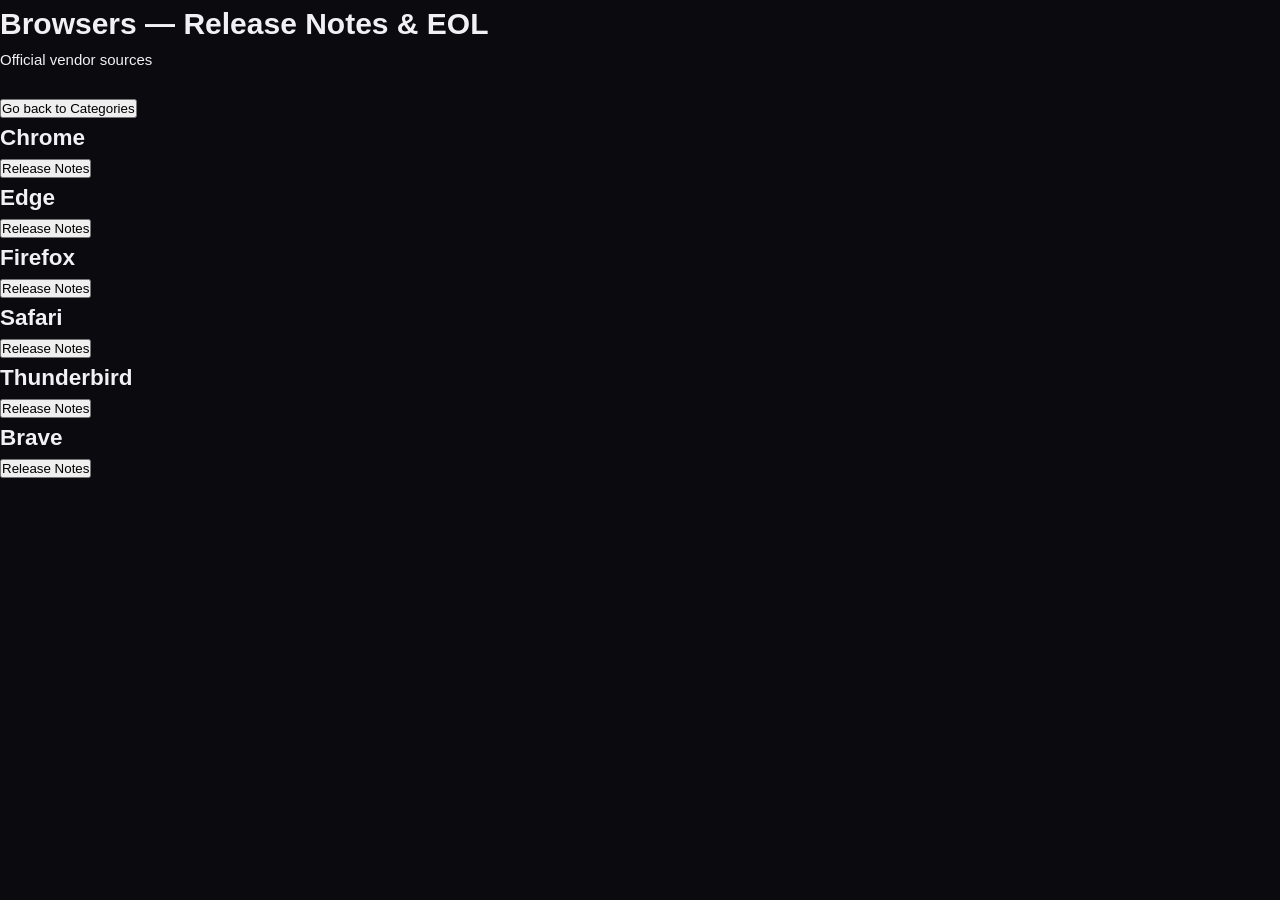
<file: browsers.html>
<!DOCTYPE html>
<html lang="en">
<head>
    <meta charset="UTF-8">
    <meta name="viewport" content="width=device-width, initial-scale=1.0">
    <title>Browsers - EOL & Release Notes</title>
    <link rel="stylesheet" href="styles.css">
</head>
<body>
<header>
    <h1>Browsers — Release Notes & EOL</h1>
    <p class="subtitle">Official vendor sources</p>
    <br>
    <button class="btn-red" onclick="location.href='categories.html'">Go back to Categories</button>
</header>

<div id="results">
    <div class="link-block">
        <h2>Chrome</h2>
        <div class="links">
            <button onclick="window.open('https://developer.chrome.com/release-notes', '_blank')">Release Notes</button>
        </div>
    </div>
    <div class="link-block">
        <h2>Edge</h2>
        <div class="links">
            <button onclick="window.open('https://learn.microsoft.com/en-us/deployedge/microsoft-edge-release-schedule', '_blank')">Release Notes</button>
        </div>
    </div>
    <div class="link-block">
        <h2>Firefox</h2>
        <div class="links">
            <button onclick="window.open('https://www.mozilla.org/en-US/firefox/releases/', '_blank')">Release Notes</button>
        </div>
    </div>
    <div class="link-block">
        <h2>Safari</h2>
        <div class="links">
            <button onclick="window.open('https://developer.apple.com/documentation/safari-release-notes', '_blank')">Release Notes</button>
        </div>
    </div>
    <div class="link-block">
        <h2>Thunderbird</h2>
        <div class="links">
            <button onclick="window.open('https://www.thunderbird.net/en-US/thunderbird/releases/', '_blank')">Release Notes</button>
        </div>
    </div>
    <div class="link-block">
        <h2>Brave</h2>
        <div class="links">
            <button onclick="window.open('https://brave.com/latest/', '_blank')">Release Notes</button>
        </div>
    </div>
</div>
</body>
</html>
</file>
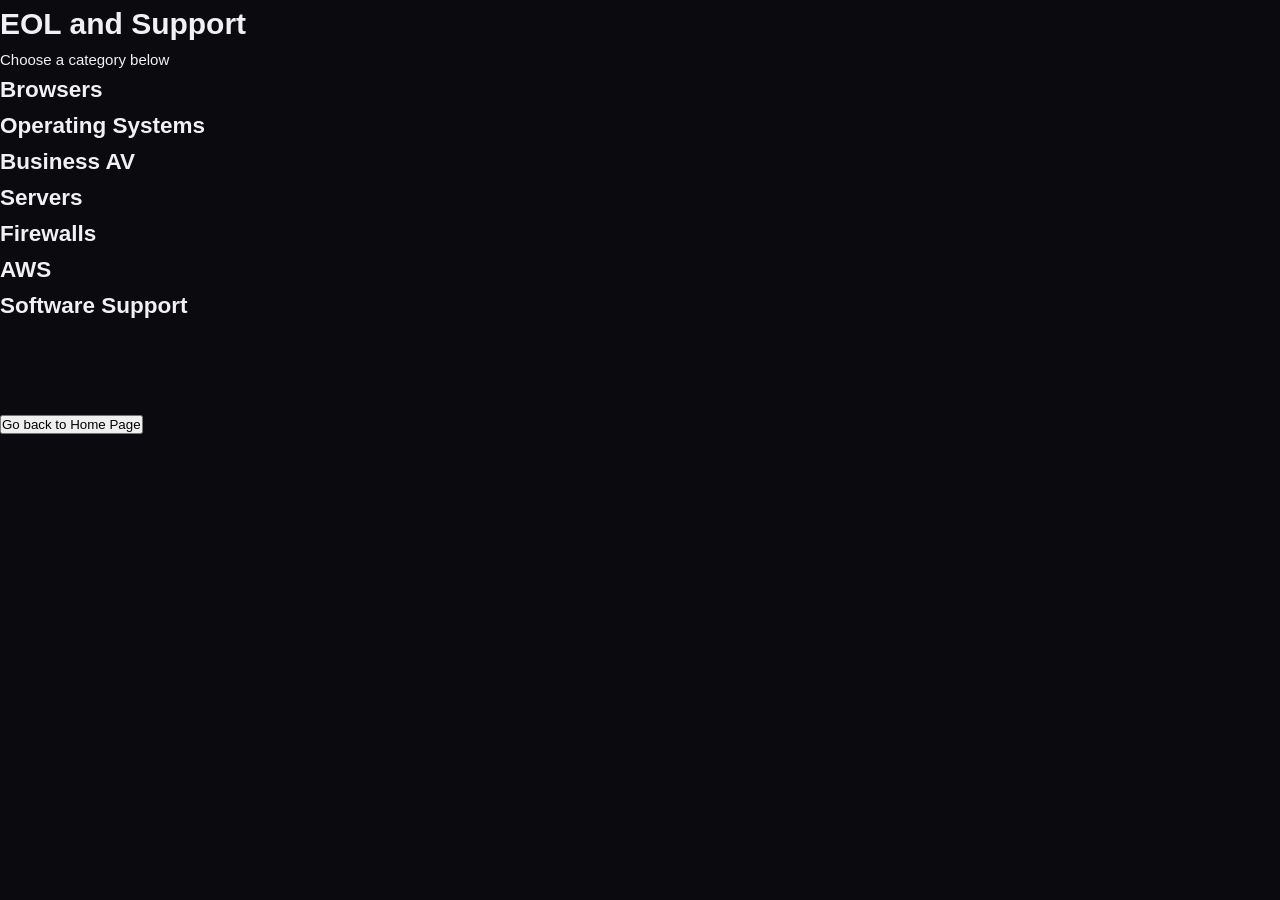
<file: categories.html>
<!DOCTYPE html>
<html lang="en">
<head>
    <meta charset="UTF-8">
    <meta name="viewport" content="width=device-width, initial-scale=1.0">
    <title>EOL and Support</title>
    <link rel="stylesheet" href="styles.css">
</head>
<body>

<header>
    <h1>EOL and Support</h1>
    <p class="subtitle">Choose a category below</p>
</header>

<div id="results">
    <div class="section">
        <div class="card-grid">
            <div class="category-card" onclick="location.href='browsers.html'">
                <h2>Browsers</h2>
            </div>
            <div class="category-card" onclick="location.href='OS.html'">
                <h2>Operating Systems</h2>
            </div>
            <div class="category-card" onclick="location.href='AV.html'">
                <h2>Business AV</h2>
            </div>
            <div class="category-card" onclick="location.href='servers.html'">
                <h2>Servers</h2>
            </div>
            <div class="category-card" onclick="location.href='firewall.html'">
                <h2>Firewalls</h2>
            </div>
            <div class="category-card" onclick="location.href='aws.html'">
                <h2>AWS</h2>
            </div>
            <div class="category-card" onclick="location.href='software.html'">
                <h2>Software Support</h2>
            </div>
        </div>
    </div>

    

</div>
<br>
<br>
<br>
<button class="btn-red" onclick="location.href='index.html'">Go back to Home Page</button>
</body>
</html>
</file>
<file: styles.css>
*, *::before, *::after { box-sizing: border-box; margin: 0; padding: 0; }

/* ══ DARK THEME (default) ══ */
:root {
    --bg:          #0a0a0f;
    --surface:     #111118;
    --surface-2:   #18181f;
    --border:      rgba(255,255,255,0.07);
    --border-hi:   rgba(255,255,255,0.14);

    --ink:         #f0f0f5;
    --ink-2:       #9898b0;
    --ink-3:       #ffffff;

    --accent:      #7b6cff;
    --accent-2:    #a78bfa;
    --accent-glow: rgba(123, 108, 255, 0.35);
    --accent-dim:  rgba(123, 108, 255, 0.12);

    --safe:        #22d3a0;
    --safe-dim:    rgba(34, 211, 160, 0.12);
    --warn:        #f59e0b;
    --warn-dim:    rgba(245, 158, 11, 0.12);
    --future:      #fb7185;
    --future-dim:  rgba(251, 113, 133, 0.12);

    --nav-bg:      rgba(10, 10, 15, 0.85);
    --card-shadow: rgba(0,0,0,0.4);
    --hero-shadow: rgba(0,0,0,0.5);

    --toggle-bg:     rgba(255,255,255,0.06);
    --toggle-border: rgba(255,255,255,0.12);

    --radius-sm:   8px;
    --radius:      14px;
    --radius-lg:   22px;
    --font-display: 'Space Grotesk', sans-serif;
    --font-mono:    'JetBrains Mono', monospace;
    --font-body:    'Inter', sans-serif;
    --nav-h:       60px;
    --ease:        cubic-bezier(0.25, 0.46, 0.45, 0.94);
}

/* ══ LIGHT THEME ══ */
html.light {
    --bg:          #f4f4f8;
    --surface:     #ffffff;
    --surface-2:   #eaeaf0;
    --border:      rgba(0,0,0,0.08);
    --border-hi:   rgba(0,0,0,0.16);

    --ink:         #0d0d16;
    --ink-2:       #52526a;
    --ink-3:       #000000;

    --accent:      #5b4ee8;
    --accent-2:    #7c5cf5;
    --accent-glow: rgba(91, 78, 232, 0.28);
    --accent-dim:  rgba(91, 78, 232, 0.09);

    --safe:        #0b9e6e;
    --safe-dim:    rgba(11, 158, 110, 0.10);
    --warn:        #b86e00;
    --warn-dim:    rgba(184, 110, 0, 0.09);
    --future:      #c93050;
    --future-dim:  rgba(201, 48, 80, 0.09);

    --nav-bg:      rgba(244, 244, 248, 0.90);
    --card-shadow: rgba(0,0,0,0.07);
    --hero-shadow: rgba(0,0,0,0.10);

    --toggle-bg:     rgba(0,0,0,0.05);
    --toggle-border: rgba(0,0,0,0.12);
}

/* ── Global theme transition ── */
body,
#nav,
.section-header,
.section-body,
.card,
.card-version-block,
.card-fresh-note,
.lcat-header,
.lcat-body,
.vendor-card,
.date-picker-inner,
#linkSearch {
    transition:
        background-color 0.3s var(--ease),
        border-color 0.3s var(--ease),
        color 0.3s var(--ease),
        box-shadow 0.3s var(--ease);
}

html { scroll-behavior: smooth; }

body {
    font-family: var(--font-body);
    background: var(--bg);
    color: var(--ink);
    min-height: 100vh;
    font-size: 15px;
    line-height: 1.6;
    -webkit-font-smoothing: antialiased;
}

/* ── NAV ── */
#nav {
    position: fixed;
    top: 0; left: 0; right: 0;
    z-index: 100;
    height: var(--nav-h);
    background: var(--nav-bg);
    backdrop-filter: blur(20px);
    -webkit-backdrop-filter: blur(20px);
    border-bottom: 1px solid var(--border);
}

.nav-inner {
    max-width: 1400px;
    margin: 0 auto;
    height: 100%;
    padding: 0 24px;
    display: flex;
    align-items: center;
    justify-content: space-between;
    gap: 16px;
}

.nav-logo {
    display: flex;
    align-items: center;
    gap: 10px;
    font-family: var(--font-display);
    font-weight: 700;
    font-size: 1rem;
    color: var(--ink);
    cursor: pointer;
    white-space: nowrap;
    flex-shrink: 0;
    transition: opacity 0.2s;
}
.nav-logo:hover { opacity: 0.65; }
.logo-icon { font-size: 1.2rem; }

.nav-right {
    display: flex;
    align-items: center;
    gap: 10px;
    flex-shrink: 0;
}

.nav-tabs {
    display: flex;
    gap: 4px;
    background: var(--surface-2);
    padding: 4px;
    border-radius: var(--radius);
    border: 1px solid var(--border);
}

.nav-tab {
    background: none;
    border: none;
    color: var(--ink-2);
    font-family: var(--font-body);
    font-size: 0.85rem;
    font-weight: 500;
    padding: 6px 16px;
    border-radius: 10px;
    cursor: pointer;
    transition: all 0.2s var(--ease);
    white-space: nowrap;
}
.nav-tab:hover { color: var(--ink); background: rgba(128,128,128,0.1); }
.nav-tab.active {
    background: var(--accent);
    color: #fff;
    box-shadow: 0 4px 14px var(--accent-glow);
}

/* ── THEME TOGGLE ── */
.theme-toggle {
    width: 36px;
    height: 36px;
    border-radius: 50%;
    border: 1px solid var(--toggle-border);
    background: var(--toggle-bg);
    cursor: pointer;
    display: flex;
    align-items: center;
    justify-content: center;
    font-size: 1rem;
    line-height: 1;
    flex-shrink: 0;
    transition: background 0.3s var(--ease), border-color 0.3s var(--ease), transform 0.25s var(--ease);
}
.theme-toggle:hover {
    background: var(--accent-dim);
    border-color: var(--accent);
    transform: rotate(18deg) scale(1.12);
}
.theme-toggle:active { transform: rotate(18deg) scale(0.96); }

/* ── VIEWS ── */
.view { display: none; padding-top: var(--nav-h); min-height: 100vh; }
.view.active { display: block; }

/* ── HERO ── */
.hero {
    position: relative;
    overflow: hidden;
    padding: 80px 24px 64px;
    text-align: center;
}

.hero-bg {
    position: absolute;
    inset: 0;
    pointer-events: none;
    overflow: hidden;
}

.orb {
    position: absolute;
    border-radius: 50%;
    filter: blur(80px);
    opacity: 0.35;
}
html.light .orb { opacity: 0.15; }

.orb1 {
    width: 500px; height: 500px;
    background: radial-gradient(circle, #7b6cff 0%, transparent 70%);
    top: -200px; left: 50%;
    animation: driftCenter 12s ease-in-out infinite alternate;
}
.orb2 {
    width: 300px; height: 300px;
    background: radial-gradient(circle, #22d3a0 0%, transparent 70%);
    bottom: -100px; left: 10%;
    animation: drift 15s ease-in-out infinite alternate-reverse;
}
.orb3 {
    width: 280px; height: 280px;
    background: radial-gradient(circle, #fb7185 0%, transparent 70%);
    bottom: -80px; right: 10%;
    animation: drift 18s ease-in-out infinite alternate;
}

@keyframes drift {
    from { transform: translate(0,0) scale(1); }
    to   { transform: translate(30px,20px) scale(1.1); }
}
@keyframes driftCenter {
    from { transform: translateX(-50%) translate(0,0) scale(1); }
    to   { transform: translateX(-50%) translate(30px,20px) scale(1.1); }
}

.hero-content {
    position: relative;
    z-index: 1;
    max-width: 640px;
    margin: 0 auto;
}

.hero-tag {
    display: inline-block;
    font-family: var(--font-mono);
    font-size: 0.72rem;
    font-weight: 500;
    letter-spacing: 0.12em;
    text-transform: uppercase;
    color: var(--accent-2);
    background: var(--accent-dim);
    border: 1px solid rgba(167, 139, 250, 0.25);
    padding: 5px 14px;
    border-radius: 40px;
    margin-bottom: 24px;
}

.hero-title {
    font-family: var(--font-display);
    font-size: clamp(3rem, 8vw, 5.5rem);
    font-weight: 800;
    line-height: 0.95;
    letter-spacing: -0.03em;
    color: var(--ink);
    margin-bottom: 24px;
}
.hero-title em {
    font-style: normal;
    background: linear-gradient(135deg, var(--accent) 0%, var(--accent-2) 50%, #60a5fa 100%);
    -webkit-background-clip: text;
    -webkit-text-fill-color: transparent;
    background-clip: text;
}

.hero-sub {
    font-size: 1rem;
    color: var(--ink-2);
    margin-bottom: 40px;
    line-height: 1.7;
}
.hero-sub strong { color: var(--ink); }

/* ── DATE PICKER ── */
.date-picker-wrap { display: flex; justify-content: center; }

.date-picker-inner {
    background: var(--surface);
    border: 1px solid var(--border-hi);
    border-radius: var(--radius-lg);
    padding: 8px 8px 8px 20px;
    display: flex;
    align-items: center;
    gap: 12px;
    box-shadow: 0 20px 60px var(--hero-shadow);
    flex-wrap: wrap;
    justify-content: center;
}

.date-picker-inner label {
    font-family: var(--font-mono);
    font-size: 0.72rem;
    font-weight: 500;
    letter-spacing: 0.08em;
    text-transform: uppercase;
    color: var(--ink-3);
    white-space: nowrap;
}

input[type=date] {
    background: none;
    border: none;
    color: var(--ink);
    font-family: var(--font-mono);
    font-size: 1rem;
    font-weight: 500;
    padding: 6px 0;
    outline: none;
    cursor: pointer;
    min-width: 148px;
}
input[type=date]::-webkit-calendar-picker-indicator {
    cursor: pointer;
    opacity: 0.7;
    transition: opacity 0.2s;
    filter: invert(0.7) sepia(1) saturate(3) hue-rotate(220deg);
}
html.light input[type=date]::-webkit-calendar-picker-indicator {
    filter: invert(0.3) sepia(0.5) saturate(2) hue-rotate(220deg);
}
input[type=date]::-webkit-calendar-picker-indicator:hover { opacity: 1; }

/* ── BUTTONS ── */
.btn-primary {
    display: inline-flex;
    align-items: center;
    gap: 8px;
    background: var(--accent);
    color: #fff;
    border: none;
    padding: 12px 22px;
    border-radius: var(--radius);
    font-family: var(--font-body);
    font-size: 0.9rem;
    font-weight: 600;
    cursor: pointer;
    transition: all 0.25s var(--ease);
    box-shadow: 0 8px 24px var(--accent-glow);
    white-space: nowrap;
}
.btn-primary:hover {
    transform: translateY(-2px);
    box-shadow: 0 12px 32px var(--accent-glow);
    filter: brightness(1.1);
}
.btn-primary:active { transform: none; }

/* ── COMPANIES HOUSE CHECK ── */
.ch-check-wrap {
    display: flex;
    flex-direction: column;
    align-items: center;
    gap: 10px;
    margin-top: 24px;
}

.ch-check-inner {
    background: var(--surface);
    border: 1px solid var(--border-hi);
    border-radius: var(--radius-lg);
    padding: 8px 8px 8px 20px;
    display: flex;
    align-items: center;
    gap: 12px;
    box-shadow: 0 20px 60px var(--hero-shadow);
    flex-wrap: wrap;
    justify-content: center;
}

.ch-check-inner input[type=text] {
    background: none;
    border: none;
    color: var(--ink);
    font-family: var(--font-body);
    font-size: 0.95rem;
    font-weight: 400;
    padding: 6px 0;
    outline: none;
    min-width: 280px;
    flex: 1;
}

.ch-check-inner input[type=text]::placeholder {
    color: var(--ink-2);
}

.btn-ch {
    background: #dc2626;
    box-shadow: 0 8px 24px rgba(220, 38, 38, 0.35);
}
.btn-ch:hover {
    box-shadow: 0 12px 32px rgba(220, 38, 38, 0.45);
}

.btn-whois {
    background: #7c3aed;
    box-shadow: 0 8px 24px rgba(124, 58, 237, 0.35);
}
.btn-whois:hover {
    box-shadow: 0 12px 32px rgba(124, 58, 237, 0.45);
}

.btn-saas {
    background: #0891b2;
    box-shadow: 0 8px 24px rgba(8, 145, 178, 0.35);
}
.btn-saas:hover {
    box-shadow: 0 12px 32px rgba(8, 145, 178, 0.45);
}

.saas-check-wrap {
    display: flex;
    justify-content: center;
    margin-top: 24px;
}

.ch-error {
    font-size: 0.85rem;
    font-weight: 500;
    color: #dc2626;
    margin: 0;
}

/* ── RESULTS ── */
.results-container {
    max-width: 1400px;
    margin: 0 auto;
    padding: 0 24px 80px;
}

.result-header {
    text-align: center;
    margin-bottom: 40px;
}

.result-back-btn {
    display: inline-flex;
    align-items: center;
    gap: 5px;
    background: rgba(128,128,128,0.12);
    border: 1px solid var(--border);
    border-radius: 8px;
    color: var(--ink-2);
    font-family: var(--font);
    font-size: 0.8rem;
    font-weight: 600;
    padding: 4px 11px;
    cursor: pointer;
    flex-shrink: 0;
    transition: border-color 0.2s, color 0.2s, background 0.2s;
}
.result-back-btn:hover {
    border-color: var(--accent);
    color: var(--accent);
    background: var(--safe-dim);
}

.card--clickable {
    cursor: pointer;
}
.card--clickable:hover {
    border-color: var(--accent);
    box-shadow: 0 12px 32px var(--card-shadow);
}
.card--clickable:hover::before {
    opacity: 1;
}



.result-date-pill {
    display: inline-flex;
    align-items: center;
    gap: 8px;
    font-family: var(--font-mono);
    font-size: 0.8rem;
    color: var(--safe);
    background: var(--safe-dim);
    border: 1px solid rgba(34, 211, 160, 0.25);
    padding: 6px 16px;
    border-radius: 40px;
}

/* ── SECTION ── */
.section {
    margin-bottom: 16px;
    opacity: 0;
    transform: translateY(20px);
    animation: slideUp 0.5s var(--ease) forwards;
}
@keyframes slideUp {
    to { opacity: 1; transform: none; }
}

.section-header {
    display: flex;
    align-items: center;
    justify-content: space-between;
    gap: 16px;
    padding: 16px 22px;
    background: var(--surface);
    border: 1px solid var(--border);
    border-radius: var(--radius);
    cursor: pointer;
    font-family: var(--font-display);
    font-size: 1.1rem;
    font-weight: 700;
    color: var(--ink);
    user-select: none;
}
.section-header:hover {
    background: var(--surface-2);
    border-color: var(--border-hi);
}
.section-header.open {
    border-bottom-left-radius: 0;
    border-bottom-right-radius: 0;
    border-bottom-color: transparent;
}

.section-header-left { display: flex; align-items: center; gap: 12px; }
.section-icon { font-size: 1.3rem; }
.section-count {
    font-family: var(--font-mono);
    font-size: 0.72rem;
    color: var(--ink-3);
    background: rgba(128,128,128,0.1);
    padding: 2px 8px;
    border-radius: 20px;
}
.section-chevron {
    color: var(--ink-3);
    font-size: 0.8rem;
    transition: transform 0.3s var(--ease);
}
.section-header.open .section-chevron { transform: rotate(180deg); }

.section-body {
    display: grid;
    grid-template-columns: repeat(auto-fill, minmax(300px, 1fr));
    gap: 12px;
    background: var(--surface);
    border: 1px solid var(--border);
    border-top: none;
    border-bottom-left-radius: var(--radius);
    border-bottom-right-radius: var(--radius);
    max-height: 0;
    opacity: 0;
    overflow: hidden;
    transition: max-height 0.6s var(--ease), opacity 0.4s var(--ease), padding 0.3s;
    padding: 0 12px;
}
.section-body.open {
    max-height: 2000px;
    opacity: 1;
    padding: 12px;
}

/* ── VERSION CARD ── */
.card {
    background: var(--bg);
    border: 1px solid var(--border);
    border-radius: var(--radius);
    padding: 18px 20px;
    position: relative;
    overflow: hidden;
    opacity: 0;
    transform: translateY(12px);
    transition: opacity 0.3s var(--ease), transform 0.3s var(--ease),
                border-color 0.25s var(--ease), box-shadow 0.25s var(--ease),
                background-color 0.3s var(--ease);
}
.card.show { opacity: 1; transform: none; }
.card:hover {
    border-color: var(--border-hi);
    transform: translateY(-2px);
    box-shadow: 0 12px 32px var(--card-shadow);
}
.card::before {
    content: '';
    position: absolute;
    top: 0; left: 0; right: 0;
    height: 2px;
    background: linear-gradient(90deg, var(--accent), var(--accent-2));
    opacity: 0;
    transition: opacity 0.25s;
}
.card:hover::before { opacity: 1; }

/* ── EOL CARD STATE ── */
.card--eol {
    border-color: rgba(239, 68, 68, 0.35);
    background: color-mix(in srgb, var(--bg) 94%, #ef4444 6%);
}
.card--eol::before {
    background: linear-gradient(90deg, #ef4444, #f97316);
    opacity: 1;
}
.card--eol:hover {
    border-color: rgba(239, 68, 68, 0.6);
    box-shadow: 0 12px 32px rgba(239, 68, 68, 0.15);
}

.card-eol-banner {
    display: flex;
    align-items: flex-start;
    gap: 10px;
    background: rgba(239, 68, 68, 0.10);
    border: 1px solid rgba(239, 68, 68, 0.28);
    border-radius: var(--radius-sm);
    padding: 10px 12px;
    margin-bottom: 10px;
}
html.light .card-eol-banner {
    background: rgba(239, 68, 68, 0.07);
    border-color: rgba(239, 68, 68, 0.22);
}

.card-eol-icon {
    font-size: 1.1rem;
    line-height: 1.3;
    flex-shrink: 0;
}

.card-eol-title {
    font-family: var(--font-mono);
    font-size: 0.72rem;
    font-weight: 600;
    letter-spacing: 0.1em;
    text-transform: uppercase;
    color: #ef4444;
    margin-bottom: 2px;
}
html.light .card-eol-title { color: #dc2626; }

.card-eol-date {
    font-size: 0.78rem;
    color: #fca5a5;
    line-height: 1.4;
}
html.light .card-eol-date { color: #b91c1c; }

.card-name {
    font-family: var(--font-display);
    font-size: 1.05rem;
    font-weight: 700;
    color: var(--ink);
    margin-bottom: 12px;
    line-height: 1.3;
}

.card-version-block {
    background: var(--surface);
    border: 1px solid var(--border);
    border-radius: var(--radius-sm);
    padding: 12px 14px;
    margin-bottom: 10px;
}

.card-version-label {
    font-family: var(--font-mono);
    font-size: 0.65rem;
    font-weight: 500;
    letter-spacing: 0.1em;
    text-transform: uppercase;
    color: var(--safe);
    margin-bottom: 4px;
}

.card-version-number {
    font-family: var(--font-mono);
    font-size: 1.5rem;
    font-weight: 500;
    color: var(--ink);
    line-height: 1.2;
    word-break: break-all;
}

.card-version-date {
    font-size: 0.78rem;
    color: var(--ink-2);
    margin-top: 4px;
}

.card-fresh-note {
    background: var(--warn-dim);
    border: 1px solid rgba(245, 158, 11, 0.22);
    border-radius: var(--radius-sm);
    padding: 10px 12px;
    font-size: 0.8rem;
    color: var(--warn);
    line-height: 1.5;
}
.card-fresh-note strong { color: var(--warn); font-weight: 700; }

.future-badge {
    display: inline-block;
    font-family: var(--font-mono);
    font-size: 0.65rem;
    font-weight: 500;
    letter-spacing: 0.08em;
    text-transform: uppercase;
    color: var(--future);
    background: var(--future-dim);
    border: 1px solid rgba(251, 113, 133, 0.25);
    padding: 3px 10px;
    border-radius: 20px;
    margin-top: 8px;
}

.not-released {
    font-family: var(--font-mono);
    font-size: 0.85rem;
    color: var(--ink-3);
}

/* ── LINKS VIEW ── */
.links-view-inner {
    max-width: 1200px;
    margin: 0 auto;
    padding: 48px 24px 80px;
}

.links-hero {
    text-align: center;
    margin-bottom: 48px;
}
.links-hero h2 {
    font-family: var(--font-display);
    font-size: clamp(1.8rem, 4vw, 2.8rem);
    font-weight: 800;
    color: var(--ink);
    margin-bottom: 10px;
}
.links-hero p { color: var(--ink-2); font-size: 0.95rem; }

.links-filter-row {
    margin-top: 24px;
    display: flex;
    justify-content: center;
}

#linkSearch {
    background: var(--surface);
    border: 1px solid var(--border-hi);
    border-radius: var(--radius);
    padding: 11px 18px;
    color: var(--ink);
    font-family: var(--font-body);
    font-size: 0.9rem;
    width: 100%;
    max-width: 400px;
    outline: none;
}
#linkSearch::placeholder { color: var(--ink-3); }
#linkSearch:focus { border-color: var(--accent); }

.link-categories { display: flex; flex-direction: column; gap: 12px; }
.link-category { border-radius: var(--radius); overflow: hidden; }

.lcat-header {
    display: flex;
    align-items: center;
    gap: 12px;
    padding: 16px 20px;
    background: var(--surface);
    border: 1px solid var(--border);
    border-radius: var(--radius);
    cursor: pointer;
    font-family: var(--font-display);
    font-size: 1rem;
    font-weight: 700;
    color: var(--ink);
    user-select: none;
}
.lcat-header:hover { background: var(--surface-2); border-color: var(--border-hi); }
.lcat-header.open {
    border-bottom-left-radius: 0;
    border-bottom-right-radius: 0;
    border-bottom-color: transparent;
}

.lcat-icon { font-size: 1.2rem; }
.lcat-chevron {
    margin-left: auto;
    color: var(--ink-3);
    font-size: 1rem;
    transition: transform 0.3s var(--ease);
}
.lcat-header.open .lcat-chevron { transform: rotate(180deg); }

.lcat-body {
    display: grid;
    grid-template-columns: repeat(auto-fill, minmax(260px, 1fr));
    gap: 12px;
    background: var(--surface);
    border: 1px solid var(--border);
    border-top: none;
    border-bottom-left-radius: var(--radius);
    border-bottom-right-radius: var(--radius);
    max-height: 0;
    overflow: hidden;
    opacity: 0;
    transition: max-height 0.6s var(--ease), opacity 0.4s var(--ease), padding 0.3s;
    padding: 0 12px;
}
.lcat-body.open {
    max-height: 3000px;
    opacity: 1;
    padding: 12px;
}

.vendor-card {
    background: var(--bg);
    border: 1px solid var(--border);
    border-radius: var(--radius-sm);
    padding: 14px 16px;
}
.vendor-card:hover { border-color: var(--border-hi); }

.vendor-card h4 {
    font-family: var(--font-display);
    font-size: 0.95rem;
    font-weight: 700;
    color: var(--ink);
    margin-bottom: 10px;
}

.link-pill {
    display: inline-block;
    font-size: 0.8rem;
    font-weight: 500;
    color: var(--accent-2);
    background: var(--accent-dim);
    border: 1px solid rgba(123, 108, 255, 0.2);
    text-decoration: none;
    padding: 4px 12px;
    border-radius: 20px;
    margin-right: 6px;
    margin-bottom: 6px;
    transition: all 0.2s var(--ease);
}
.link-pill:hover {
    background: var(--accent);
    color: #fff;
    border-color: var(--accent);
    transform: translateY(-1px);
    box-shadow: 0 6px 16px var(--accent-glow);
}

.vendor-card.hidden { display: none; }
.link-category.hidden { display: none; }

/* ── RESPONSIVE ── */
@media (max-width: 640px) {
    .date-picker-inner {
        flex-direction: column;
        padding: 16px;
        gap: 14px;
        width: 90%;
        text-align: center;
    }
    input[type=date] { text-align: center; }
    .btn-primary { width: 100%; justify-content: center; }
    .hero { padding: 48px 16px 40px; }
    .nav-inner { padding: 0 16px; }
    .nav-logo span:not(.logo-icon) { display: none; }
    .section-body, .lcat-body { grid-template-columns: 1fr; }
    .nav-tab { padding: 6px 10px; font-size: 0.8rem; }
}

/* ── SECTION HEADER DATE LABEL ── */
.section-header-text {
    display: flex;
    flex-direction: column;
    gap: 2px;
}
.section-title {
    font-family: var(--font-display);
    font-size: 1.1rem;
    font-weight: 700;
    color: var(--ink);
    line-height: 1.2;
}
.section-date-label {
    font-family: var(--font-mono);
    font-size: 0.68rem;
    font-weight: 400;
    color: var(--ink-3);
    letter-spacing: 0.03em;
}

/* ══════════════════════════════════════════════
   SIDEBAR
══════════════════════════════════════════════ */

.sidebar {
    position: fixed;
    left: 0;
    top: var(--nav-h);
    bottom: 0;
    width: 280px;
    background: var(--surface);
    border-right: 1px solid var(--border);
    z-index: 100;
    overflow: hidden;
    transition: transform 0.3s var(--ease);
}

.sidebar.collapsed {
    transform: translateX(-280px);
}

.sidebar-inner {
    height: 100%;
    display: flex;
    flex-direction: column;
    overflow: hidden;
}

.sidebar-header {
    display: flex;
    align-items: center;
    justify-content: space-between;
    padding: 20px 16px;
    border-bottom: 1px solid var(--border);
}

.sidebar-title {
    font-family: var(--font-display);
    font-size: 1.1rem;
    font-weight: 700;
    color: var(--ink);
}

.sidebar-toggle {
    background: var(--toggle-bg);
    border: 1px solid var(--toggle-border);
    color: var(--ink);
    width: 32px;
    height: 32px;
    border-radius: 8px;
    cursor: pointer;
    display: flex;
    align-items: center;
    justify-content: center;
    font-size: 14px;
    transition: all 0.2s var(--ease);
}

.sidebar-toggle:hover {
    background: var(--accent-dim);
    border-color: var(--accent);
    color: var(--accent);
}

.sidebar.collapsed .sidebar-toggle {
    transform: rotate(180deg);
}

.sidebar-search {
    padding: 16px;
    border-bottom: 1px solid var(--border);
}

.sidebar-search input {
    width: 100%;
    padding: 10px 14px;
    background: var(--surface-2);
    border: 1px solid var(--border);
    border-radius: var(--radius-sm);
    color: var(--ink);
    font-size: 0.9rem;
    font-family: var(--font-body);
    transition: all 0.2s var(--ease);
}

.sidebar-search input:focus {
    outline: none;
    border-color: var(--accent);
    box-shadow: 0 0 0 3px var(--accent-dim);
}

.sidebar-search input::placeholder {
    color: var(--ink-2);
}

.sidebar-all-products {
    padding: 12px 16px;
    border-bottom: 1px solid var(--border);
}

.sidebar-categories {
    flex: 1;
    overflow-y: auto;
    padding: 8px 0;
}

.sidebar-categories::-webkit-scrollbar {
    width: 6px;
}

.sidebar-categories::-webkit-scrollbar-track {
    background: transparent;
}

.sidebar-categories::-webkit-scrollbar-thumb {
    background: var(--border-hi);
    border-radius: 3px;
}

.sidebar-categories::-webkit-scrollbar-thumb:hover {
    background: var(--accent-dim);
}

.sidebar-category {
    margin-bottom: 4px;
}

.sidebar-category-header {
    display: flex;
    align-items: center;
    gap: 10px;
    padding: 10px 16px;
    cursor: pointer;
    transition: all 0.2s var(--ease);
    user-select: none;
}

.sidebar-category-header:hover {
    background: var(--surface-2);
}

.sidebar-category-header.active-category {
    background: var(--accent-dim);
}

.sidebar-category-header.active-category .category-name {
    color: var(--accent);
    font-weight: 700;
}

.category-icon {
    font-size: 1.2rem;
    flex-shrink: 0;
}

.category-name {
    flex: 1;
    font-size: 0.9rem;
    font-weight: 600;
    color: var(--ink);
}

.category-count {
    font-size: 0.75rem;
    font-weight: 500;
    color: var(--ink-2);
    background: var(--surface-2);
    padding: 2px 8px;
    border-radius: 12px;
}

.category-chevron {
    font-size: 0.8rem;
    color: var(--ink-2);
    transition: transform 0.3s var(--ease);
}

.sidebar-category-header.open .category-chevron {
    transform: rotate(180deg);
}

.sidebar-category-body {
    max-height: 0;
    overflow: hidden;
    transition: max-height 0.3s var(--ease);
}

.sidebar-category-body.open {
    max-height: 600px;
}

.product-item {
    display: flex;
    align-items: center;
    gap: 10px;
    padding: 10px 16px 10px 42px;
    cursor: pointer;
    background: transparent;
    border: none;
    width: 100%;
    text-align: left;
    transition: all 0.2s var(--ease);
    position: relative;
}

.product-item:hover {
    background: var(--surface-2);
}

.product-item.active {
    background: var(--accent-dim);
    border-left: 3px solid var(--accent);
}

.product-item.active .product-name {
    color: var(--accent);
    font-weight: 600;
}

.product-item--all {
    padding-left: 16px;
    font-weight: 600;
}

.product-icon {
    font-size: 1rem;
    flex-shrink: 0;
}

.product-name {
    flex: 1;
    font-size: 0.85rem;
    color: var(--ink);
}

.product-eol-badge {
    font-size: 0.7rem;
    font-weight: 600;
    color: var(--warn);
    background: var(--warn-dim);
    padding: 2px 6px;
    border-radius: 8px;
}

.sidebar-category.hidden {
    display: none;
}

.product-item.hidden {
    display: none;
}

/* Adjust main content when sidebar is open */
#view-home,
#view-links,
#view-widgets {
    margin-left: 280px;
    transition: margin-left 0.3s var(--ease);
}

.sidebar.collapsed ~ #view-home,
.sidebar.collapsed ~ #view-links,
.sidebar.collapsed ~ #view-widgets {
    margin-left: 0;
}

/* Floating button to reopen sidebar */
.sidebar-reopen-btn {
    position: fixed;
    left: 20px;
    bottom: 20px;
    display: flex;
    align-items: center;
    gap: 8px;
    padding: 12px 16px;
    background: var(--accent);
    color: white;
    border: none;
    border-radius: var(--radius);
    font-family: var(--font-body);
    font-size: 0.9rem;
    font-weight: 600;
    cursor: pointer;
    box-shadow: 0 4px 12px var(--accent-glow);
    z-index: 99;
    transition: all 0.3s var(--ease);
    opacity: 0;
    pointer-events: none;
    transform: translateX(-20px);
}

.sidebar.collapsed ~ .sidebar-reopen-btn {
    opacity: 1;
    pointer-events: all;
    transform: translateX(0);
}

.sidebar-reopen-btn:hover {
    transform: translateY(-2px);
    box-shadow: 0 6px 16px var(--accent-glow);
}

.sidebar-reopen-text {
    font-size: 0.85rem;
}

/* ── RELEASE HISTORY WIDGET ── */
.release-history-widget {
    margin: 24px 0 8px;
    background: var(--surface);
    border: 1px solid var(--border);
    border-radius: var(--radius);
    overflow: hidden;
    animation: fadeUp 0.3s var(--ease) both;
}

.rh-header {
    display: flex;
    align-items: baseline;
    gap: 10px;
    padding: 14px 18px 12px;
    border-bottom: 1px solid var(--border);
}

.rh-title {
    font-family: var(--font-display);
    font-size: 0.9rem;
    font-weight: 700;
    color: var(--ink);
}

.rh-subtitle {
    font-size: 0.75rem;
    color: var(--ink-2);
}

.rh-table {
    width: 100%;
    border-collapse: collapse;
    font-size: 0.82rem;
}

.rh-table thead tr {
    background: var(--surface-2);
}

.rh-table th {
    padding: 8px 18px;
    text-align: left;
    font-family: var(--font-mono);
    font-size: 0.68rem;
    font-weight: 600;
    letter-spacing: 0.08em;
    text-transform: uppercase;
    color: var(--ink-2);
}

.rh-table td {
    padding: 10px 18px;
    border-top: 1px solid var(--border);
    color: var(--ink);
    vertical-align: middle;
}

.rh-table tbody tr:hover {
    background: var(--surface-2);
}

.rh-version {
    font-family: var(--font-mono);
    font-size: 0.82rem;
    font-weight: 600;
}

.rh-date {
    color: var(--ink-2);
}

.rh-status {
    display: inline-block;
    padding: 3px 10px;
    border-radius: 20px;
    font-family: var(--font-mono);
    font-size: 0.7rem;
    font-weight: 600;
    letter-spacing: 0.05em;
    white-space: nowrap;
}

.rh-safe {
    background: var(--safe-dim);
    color: var(--safe);
    border: 1px solid rgba(34, 211, 160, 0.25);
}

.rh-eol {
    background: rgba(239, 68, 68, 0.10);
    color: #ef4444;
    border: 1px solid rgba(239, 68, 68, 0.25);
}

.rh-fresh {
    background: var(--warn-dim);
    color: var(--warn);
    border: 1px solid rgba(245, 158, 11, 0.25);
}

html.light .rh-eol { color: #dc2626; }
html.light .rh-safe { color: #059669; }
html.light .rh-fresh { color: #d97706; }

/* Mobile sidebar */
@media (max-width: 768px) {
    .sidebar {
        transform: translateX(-280px);
    }
    
    .sidebar.mobile-open {
        transform: translateX(0);
    }
    
    #view-home,
    #view-links,
    #view-widgets {
        margin-left: 0;
    }

    .widget-card--wide {
        grid-column: span 1;
        max-width: 100%;
    }
    
}

/* ══════════════════════════════════════════════
   WIDGETS VIEW
══════════════════════════════════════════════ */

.widgets-view-inner {
    max-width: 1200px;
    margin: 0 auto;
    padding: 48px 24px 80px;
}

.widgets-hero {
    text-align: center;
    margin-bottom: 48px;
}
.widgets-hero h2 {
    font-family: var(--font-display);
    font-size: clamp(1.8rem, 4vw, 2.8rem);
    font-weight: 800;
    color: var(--ink);
    margin-bottom: 10px;
}
.widgets-hero p { color: var(--ink-2); font-size: 0.95rem; }

/* Grid — cards sit side by side on wide screens, stack on mobile */
.widgets-grid {
    display: grid;
    grid-template-columns: repeat(auto-fill, minmax(320px, 1fr));
    gap: 24px;
    align-items: start;
    justify-content: center;
    justify-items: center;
}

/* Wide variant — spans more columns so the banner image has room */
.widget-card--wide {
    grid-column: span 2;
    max-width: 700px;
    width: 100%;
    justify-self: center;
}

/* ── Individual widget card ── */
.widget-card {
    background: var(--surface);
    border: 1px solid var(--border-hi);
    border-radius: var(--radius-lg);
    box-shadow: 0 4px 24px var(--hero-shadow);
    overflow: hidden;
    transition: border-color 0.2s, box-shadow 0.2s;
}
.widget-card:hover {
    border-color: var(--accent);
    box-shadow: 0 8px 32px var(--hero-shadow);
}

/* Banner image at top of card */
.widget-banner {
    width: 100%;
    background: #4a1a7a;
    line-height: 0;
}
.widget-banner-img {
    width: 100%;
    height: auto;
    display: block;
    object-fit: cover;
    border-radius: var(--radius-lg) var(--radius-lg) 0 0;
}

.widget-card-header {
    display: flex;
    align-items: center;
    gap: 14px;
    padding: 20px 24px 16px;
    border-bottom: 1px solid var(--border);
}
.widget-icon {
    font-size: 1.6rem;
    line-height: 1;
    flex-shrink: 0;
}
.widget-title {
    font-family: var(--font-display);
    font-size: 1rem;
    font-weight: 700;
    color: var(--ink);
    margin: 0 0 4px;
}
.widget-desc {
    font-size: 0.8rem;
    color: var(--ink-3);
    margin: 0;
    line-height: 1.4;
}

.widget-body {
    padding: 20px 24px 24px;
    display: flex;
    flex-direction: column;
    gap: 14px;
}

.widget-field {
    display: flex;
    flex-direction: column;
    gap: 6px;
}
.widget-label {
    font-family: var(--font-mono);
    font-size: 0.72rem;
    font-weight: 500;
    letter-spacing: 0.08em;
    text-transform: uppercase;
    color: var(--ink-3);
}
.widget-input {
    background: var(--bg);
    border: 1px solid var(--border-hi);
    border-radius: var(--radius);
    padding: 10px 14px;
    color: var(--ink);
    font-family: var(--font-body);
    font-size: 0.9rem;
    outline: none;
    transition: border-color 0.2s;
    width: 100%;
    box-sizing: border-box;
}
.widget-input:focus { border-color: var(--accent); }
.widget-input::placeholder { color: var(--ink-3); }

/* date picker tint inside widget */
.widget-input[type=date]::-webkit-calendar-picker-indicator {
    opacity: 0.6;
    cursor: pointer;
    filter: invert(0.7) sepia(1) saturate(3) hue-rotate(220deg);
}
html.light .widget-input[type=date]::-webkit-calendar-picker-indicator {
    filter: invert(0.3) sepia(0.5) saturate(2) hue-rotate(220deg);
}

.btn-widget {
    background: var(--accent);
    box-shadow: 0 8px 24px var(--accent-glow);
    width: 100%;
    justify-content: center;
}
.btn-widget:hover {
    box-shadow: 0 12px 32px var(--accent-glow);
}

.widget-result {
    display: flex;
    flex-direction: column;
    align-items: center;
    gap: 6px;
    padding: 16px;
    background: var(--bg);
    border: 1px solid var(--border);
    border-radius: var(--radius);
    text-align: center;
    animation: slideUp 0.3s var(--ease) both;
}
.widget-result-label {
    font-family: var(--font-mono);
    font-size: 0.7rem;
    font-weight: 500;
    letter-spacing: 0.1em;
    text-transform: uppercase;
    color: var(--ink-3);
}
.widget-result-value {
    font-size: 1.05rem;
    font-weight: 700;
    color: var(--accent);
}
</file>
